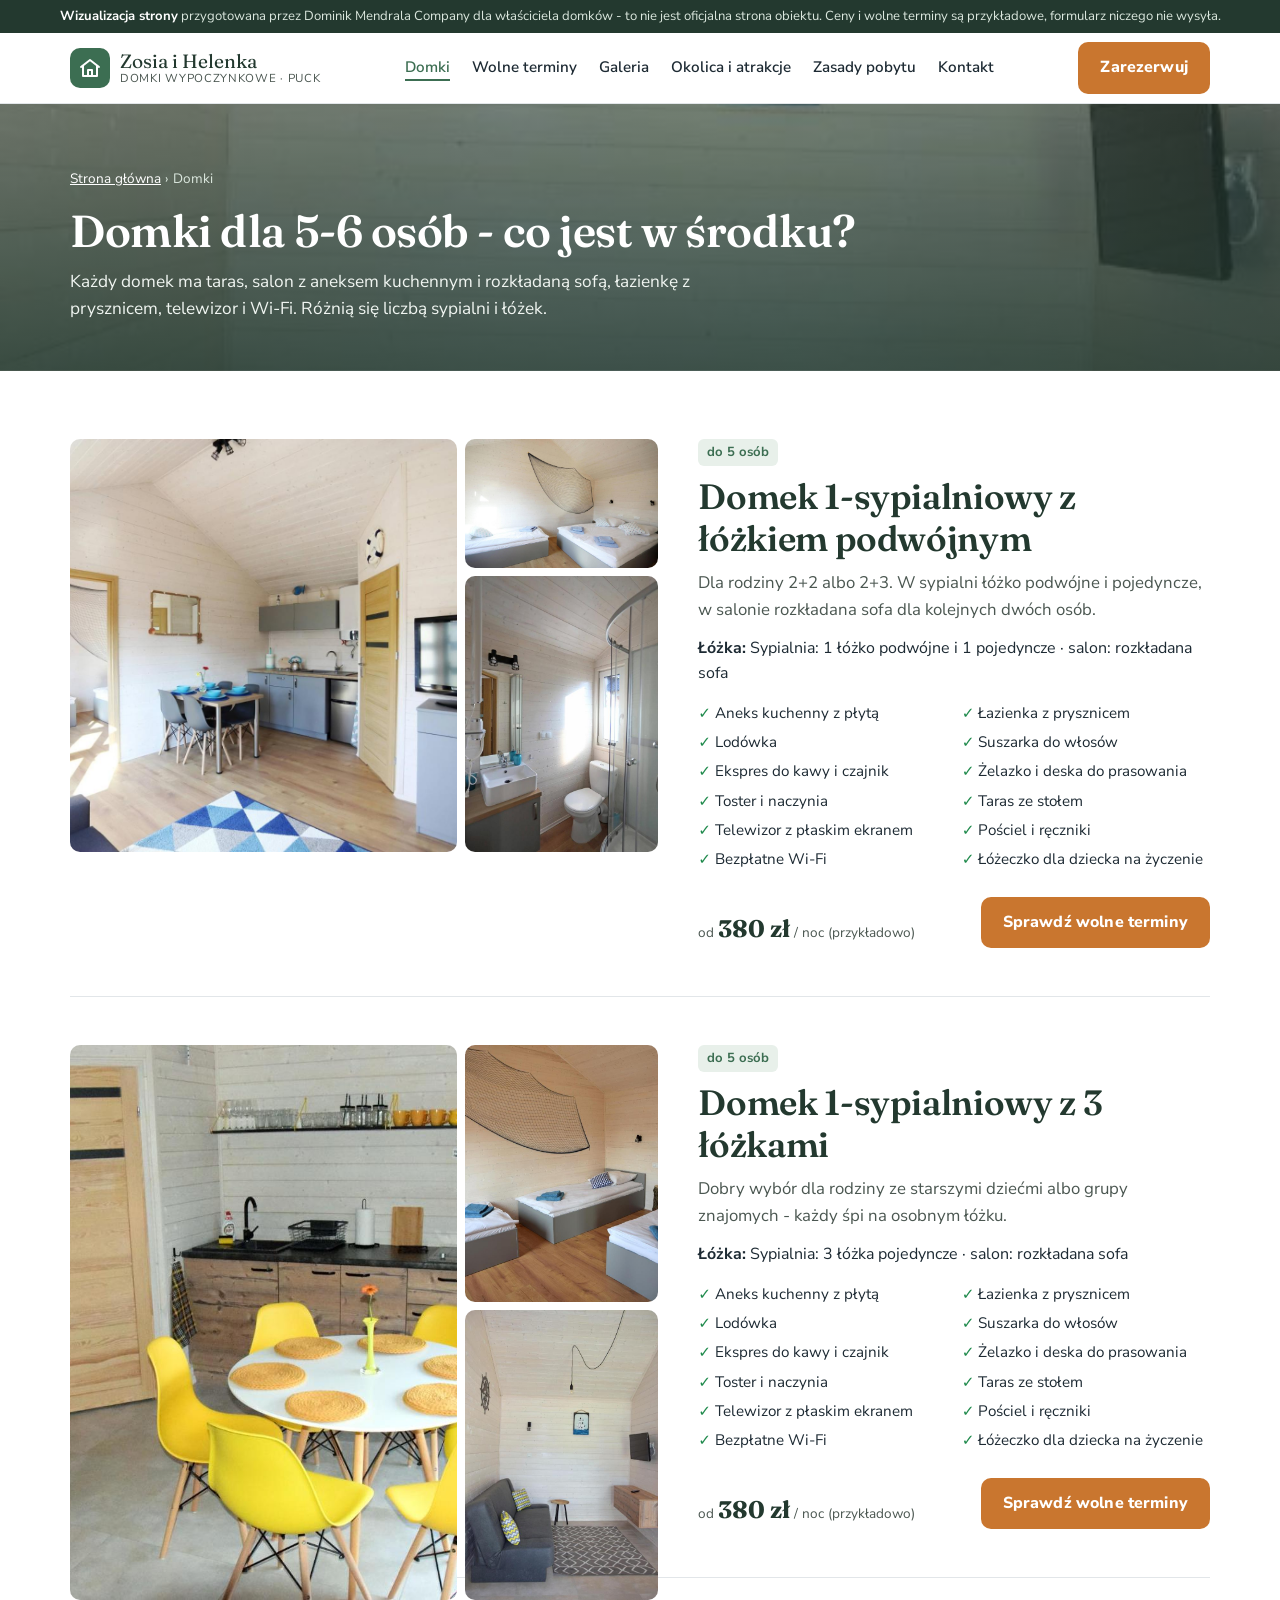
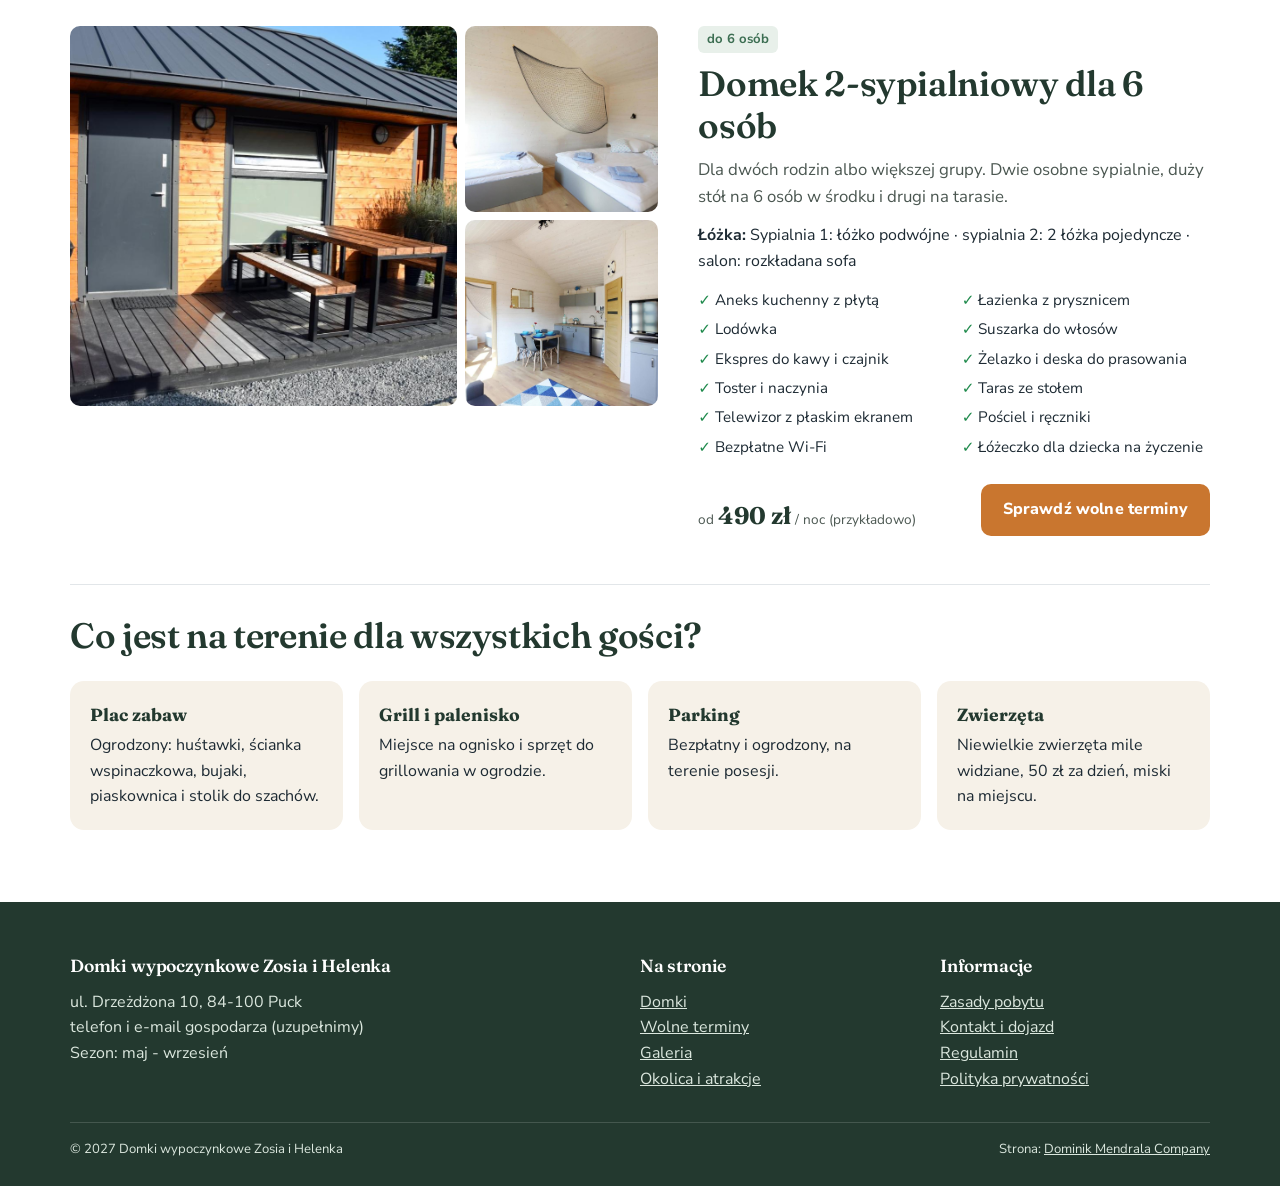
<file: domki/index.html>
<!DOCTYPE html>
<html lang="pl">
<head>
<meta charset="UTF-8">
<meta name="viewport" content="width=device-width, initial-scale=1">
<title>Domki dla 5-6 osób w Pucku - wyposażenie, łóżka i ceny</title>
<meta name="description" content="Trzy typy domków w Pucku: 1 sypialnia dla 5 osób albo 2 sypialnie dla 6 osób. Kuchnia, łazienka, taras, Wi-Fi, plac zabaw i parking na miejscu.">
<meta name="robots" content="noindex">
<link rel="preconnect" href="https://fonts.googleapis.com">
<link rel="preconnect" href="https://fonts.gstatic.com" crossorigin>
<link rel="stylesheet" href="https://fonts.googleapis.com/css2?family=Fraunces:opsz,wght@9..144,500;9..144,600;9..144,700&family=Nunito+Sans:wght@400;600;700;800&display=swap">
<link rel="stylesheet" href="../assets/style.css?v=20261124c">
</head>
<body data-base="../" data-page="domki">
<div class="demo-bar"><span class="db-long"><b>Wizualizacja strony</b> przygotowana przez Dominik Mendrala Company dla właściciela domków - to nie jest oficjalna strona obiektu. Ceny i wolne terminy są przykładowe, formularz niczego nie wysyła.</span><span class="db-short"><b>Próbka strony</b> - nie jest to oficjalna strona obiektu, ceny i terminy przykładowe</span></div>
<header>
  <div class="wrap nav">
    <a class="logo" href="../" aria-label="Domki Zosia i Helenka - strona główna">
      <span class="logo-mark" aria-hidden="true"><svg width="24" height="24" viewBox="0 0 24 24" fill="none" stroke="currentColor" stroke-width="2" stroke-linecap="round" stroke-linejoin="round"><path d="M3 11 12 4l9 7"/><path d="M5 10v10h14V10"/><path d="M10 20v-6h4v6"/></svg></span>
      <span class="logo-txt">Zosia i Helenka<small>Domki wypoczynkowe · Puck</small></span>
    </a>
    <ul class="menu"><li><a href="../domki/" class="on" aria-current="page">Domki</a></li><li><a href="../rezerwacja/">Wolne terminy</a></li><li><a href="../galeria/">Galeria</a></li><li><a href="../okolica/">Okolica i atrakcje</a></li><li><a href="../zasady-pobytu/">Zasady pobytu</a></li><li><a href="../kontakt/">Kontakt</a></li></ul>
    <div class="nav-right"><a class="btn btn-wood" href="../rezerwacja/">Zarezerwuj</a></div>
    <button class="burger" type="button" aria-label="Menu" aria-expanded="false" onclick="const h=this.closest('header');h.classList.toggle('open');this.setAttribute('aria-expanded',h.classList.contains('open'))"><span></span><span></span><span></span></button>
  </div>
</header>
<main>
<section class="page-hero" style="background-image:linear-gradient(180deg,rgba(35,57,47,.55),rgba(35,57,47,.85)),url('../img/salon-domek-puck.jpg')">
  <div class="wrap"><div class="crumbs"><a href="../">Strona główna</a> › Domki</div><h1>Domki dla 5-6 osób - co jest w środku?</h1><p>Każdy domek ma taras, salon z aneksem kuchennym i rozkładaną sofą, łazienkę z prysznicem, telewizor i Wi-Fi. Różnią się liczbą sypialni i łóżek.</p></div>
</section>
<section style="padding-top:20px"><div class="wrap">
  <div class="cabin-detail" id="a">
    <div class="pics"><img src="../img/salon-z-kuchnia-domek.jpg" alt="Domek 1-sypialniowy z łóżkiem podwójnym - zdjęcie 1" loading="eager" width="640" height="480"><img src="../img/sypialnia-domek-puck.jpg" alt="Domek 1-sypialniowy z łóżkiem podwójnym - zdjęcie 2" loading="lazy" width="640" height="480"><img src="../img/lazienka-domek.jpg" alt="Domek 1-sypialniowy z łóżkiem podwójnym - zdjęcie 3" loading="lazy" width="640" height="480"></div>
    <div>
      <span class="guests-tag">do 5 osób</span>
      <h2 style="margin-top:10px">Domek 1-sypialniowy z łóżkiem podwójnym</h2>
      <p class="lead">Dla rodziny 2+2 albo 2+3. W sypialni łóżko podwójne i pojedyncze, w salonie rozkładana sofa dla kolejnych dwóch osób.</p>
      <p style="margin-top:12px"><b>Łóżka:</b> Sypialnia: 1 łóżko podwójne i 1 pojedyncze · salon: rozkładana sofa</p>
      <ul class="equip"><li>Aneks kuchenny z płytą</li><li>Lodówka</li><li>Ekspres do kawy i czajnik</li><li>Toster i naczynia</li><li>Telewizor z płaskim ekranem</li><li>Bezpłatne Wi-Fi</li><li>Łazienka z prysznicem</li><li>Suszarka do włosów</li><li>Żelazko i deska do prasowania</li><li>Taras ze stołem</li><li>Pościel i ręczniki</li><li>Łóżeczko dla dziecka na życzenie</li></ul>
      <div class="card-foot" style="border:0;padding:0"><div class="price">od <b>380 zł</b> / noc <span class="muted">(przykładowo)</span></div><a class="btn btn-wood" href="../rezerwacja/?domek=a">Sprawdź wolne terminy</a></div>
    </div>
  </div><div class="cabin-detail" id="b">
    <div class="pics"><img src="../img/aneks-kuchenny-domek.jpg" alt="Domek 1-sypialniowy z 3 łóżkami - zdjęcie 1" loading="eager" width="640" height="480"><img src="../img/sypialnia-lozka-pojedyncze.jpg" alt="Domek 1-sypialniowy z 3 łóżkami - zdjęcie 2" loading="lazy" width="640" height="480"><img src="../img/salon-domek-puck.jpg" alt="Domek 1-sypialniowy z 3 łóżkami - zdjęcie 3" loading="lazy" width="640" height="480"></div>
    <div>
      <span class="guests-tag">do 5 osób</span>
      <h2 style="margin-top:10px">Domek 1-sypialniowy z 3 łóżkami</h2>
      <p class="lead">Dobry wybór dla rodziny ze starszymi dziećmi albo grupy znajomych - każdy śpi na osobnym łóżku.</p>
      <p style="margin-top:12px"><b>Łóżka:</b> Sypialnia: 3 łóżka pojedyncze · salon: rozkładana sofa</p>
      <ul class="equip"><li>Aneks kuchenny z płytą</li><li>Lodówka</li><li>Ekspres do kawy i czajnik</li><li>Toster i naczynia</li><li>Telewizor z płaskim ekranem</li><li>Bezpłatne Wi-Fi</li><li>Łazienka z prysznicem</li><li>Suszarka do włosów</li><li>Żelazko i deska do prasowania</li><li>Taras ze stołem</li><li>Pościel i ręczniki</li><li>Łóżeczko dla dziecka na życzenie</li></ul>
      <div class="card-foot" style="border:0;padding:0"><div class="price">od <b>380 zł</b> / noc <span class="muted">(przykładowo)</span></div><a class="btn btn-wood" href="../rezerwacja/?domek=b">Sprawdź wolne terminy</a></div>
    </div>
  </div><div class="cabin-detail" id="c">
    <div class="pics"><img src="../img/taras-domku-puck.jpg" alt="Domek 2-sypialniowy dla 6 osób - zdjęcie 1" loading="eager" width="640" height="480"><img src="../img/sypialnia-domek-puck.jpg" alt="Domek 2-sypialniowy dla 6 osób - zdjęcie 2" loading="lazy" width="640" height="480"><img src="../img/salon-z-kuchnia-domek.jpg" alt="Domek 2-sypialniowy dla 6 osób - zdjęcie 3" loading="lazy" width="640" height="480"></div>
    <div>
      <span class="guests-tag">do 6 osób</span>
      <h2 style="margin-top:10px">Domek 2-sypialniowy dla 6 osób</h2>
      <p class="lead">Dla dwóch rodzin albo większej grupy. Dwie osobne sypialnie, duży stół na 6 osób w środku i drugi na tarasie.</p>
      <p style="margin-top:12px"><b>Łóżka:</b> Sypialnia 1: łóżko podwójne · sypialnia 2: 2 łóżka pojedyncze · salon: rozkładana sofa</p>
      <ul class="equip"><li>Aneks kuchenny z płytą</li><li>Lodówka</li><li>Ekspres do kawy i czajnik</li><li>Toster i naczynia</li><li>Telewizor z płaskim ekranem</li><li>Bezpłatne Wi-Fi</li><li>Łazienka z prysznicem</li><li>Suszarka do włosów</li><li>Żelazko i deska do prasowania</li><li>Taras ze stołem</li><li>Pościel i ręczniki</li><li>Łóżeczko dla dziecka na życzenie</li></ul>
      <div class="card-foot" style="border:0;padding:0"><div class="price">od <b>490 zł</b> / noc <span class="muted">(przykładowo)</span></div><a class="btn btn-wood" href="../rezerwacja/?domek=c">Sprawdź wolne terminy</a></div>
    </div>
  </div>
  <h2 style="margin-top:30px">Co jest na terenie dla wszystkich gości?</h2>
  <div class="onsite">
    <div><strong>Plac zabaw</strong>Ogrodzony: huśtawki, ścianka wspinaczkowa, bujaki, piaskownica i stolik do szachów.</div>
    <div><strong>Grill i palenisko</strong>Miejsce na ognisko i sprzęt do grillowania w ogrodzie.</div>
    <div><strong>Parking</strong>Bezpłatny i ogrodzony, na terenie posesji.</div>
    <div><strong>Zwierzęta</strong>Niewielkie zwierzęta mile widziane, 50 zł za dzień, miski na miejscu.</div>
  </div>
</div></section>
</main>
<footer>
  <div class="wrap">
    <div class="foot">
      <div>
        <h4>Domki wypoczynkowe Zosia i Helenka</h4>
        <p>ul. Drzeżdżona 10, 84-100 Puck<br>telefon i e-mail gospodarza (uzupełnimy)<br>Sezon: maj - wrzesień</p>
      </div>
      <div>
        <h4>Na stronie</h4>
        <p><a href="../domki/">Domki</a><br><a href="../rezerwacja/">Wolne terminy</a><br><a href="../galeria/">Galeria</a><br><a href="../okolica/">Okolica i atrakcje</a></p>
      </div>
      <div>
        <h4>Informacje</h4>
        <p><a href="../zasady-pobytu/">Zasady pobytu</a><br><a href="../kontakt/">Kontakt i dojazd</a><br><a href="#">Regulamin</a><br><a href="#">Polityka prywatności</a></p>
      </div>
    </div>
    <div class="copy"><span>© 2027 Domki wypoczynkowe Zosia i Helenka</span><span>Strona: <a href="https://dmcompany.com.pl">Dominik Mendrala Company</a></span></div>
  </div>
</footer>
<a class="btn btn-wood mobile-cta" href="../rezerwacja/">Sprawdź wolne terminy</a>

<script src="../assets/app.js?v=20261124c"></script>
</body>
</html>
</file>
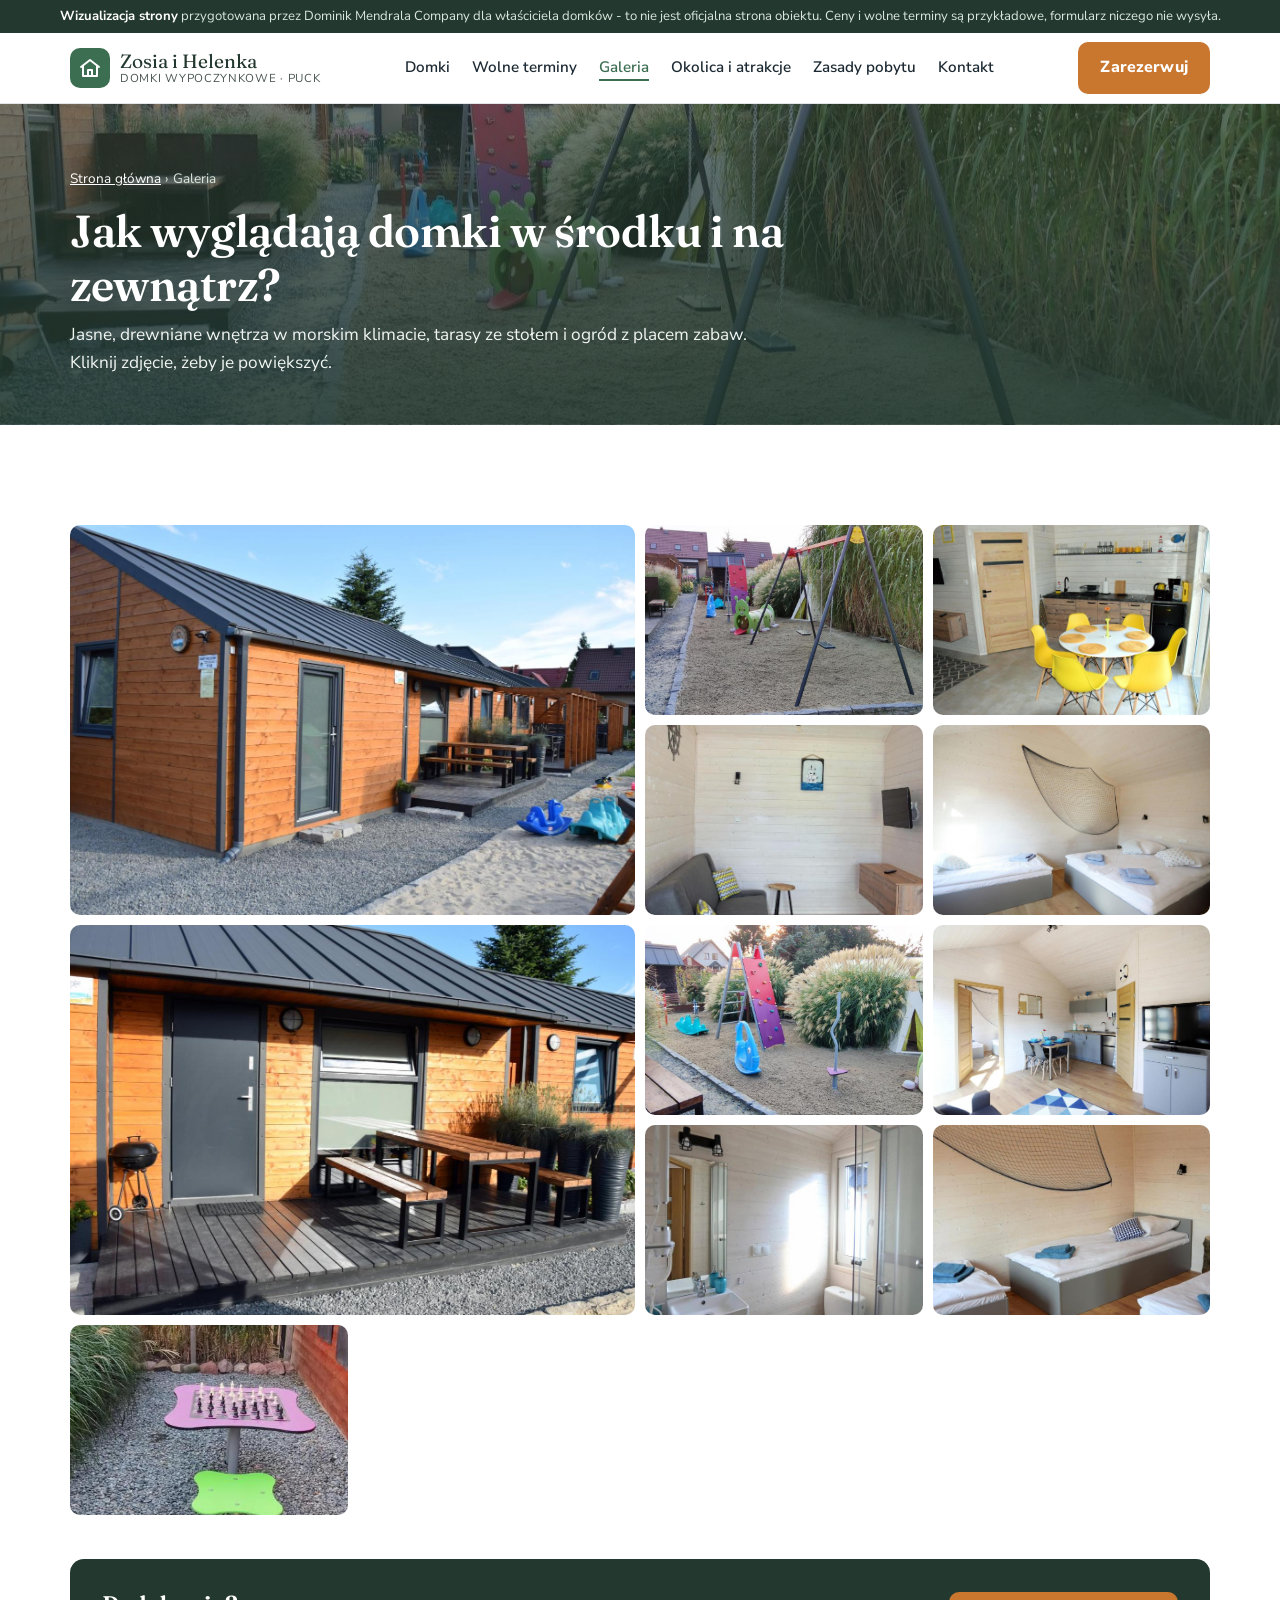
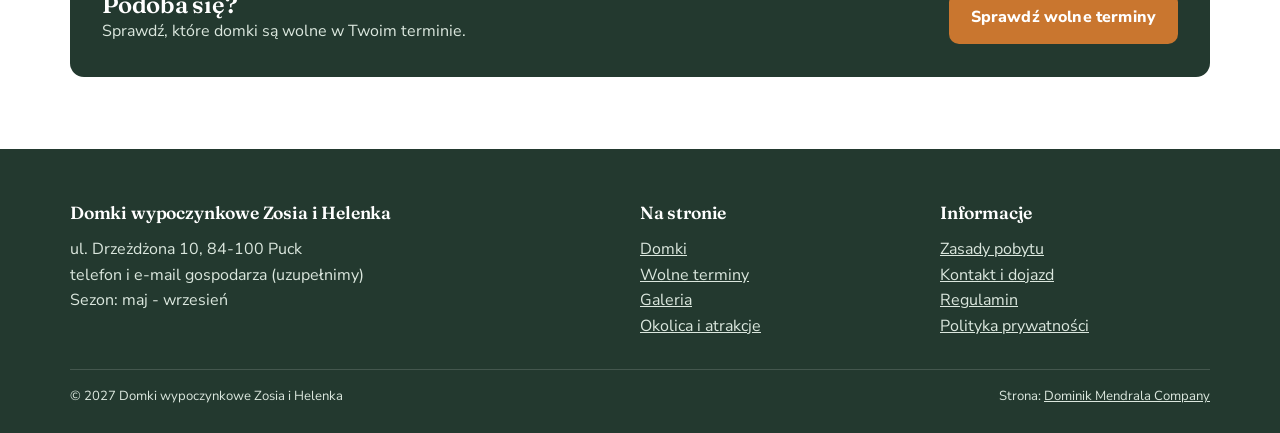
<file: galeria/index.html>
<!DOCTYPE html>
<html lang="pl">
<head>
<meta charset="UTF-8">
<meta name="viewport" content="width=device-width, initial-scale=1">
<title>Zdjęcia domków w Pucku - wnętrza, taras i plac zabaw</title>
<meta name="description" content="Zdjęcia domków wypoczynkowych w Pucku: jasne drewniane wnętrza, kuchnia, sypialnie, łazienka, tarasy i ogrodzony plac zabaw dla dzieci.">
<meta name="robots" content="noindex">
<link rel="preconnect" href="https://fonts.googleapis.com">
<link rel="preconnect" href="https://fonts.gstatic.com" crossorigin>
<link rel="stylesheet" href="https://fonts.googleapis.com/css2?family=Fraunces:opsz,wght@9..144,500;9..144,600;9..144,700&family=Nunito+Sans:wght@400;600;700;800&display=swap">
<link rel="stylesheet" href="../assets/style.css?v=20261124c">
</head>
<body data-base="../" data-page="galeria">
<div class="demo-bar"><span class="db-long"><b>Wizualizacja strony</b> przygotowana przez Dominik Mendrala Company dla właściciela domków - to nie jest oficjalna strona obiektu. Ceny i wolne terminy są przykładowe, formularz niczego nie wysyła.</span><span class="db-short"><b>Próbka strony</b> - nie jest to oficjalna strona obiektu, ceny i terminy przykładowe</span></div>
<header>
  <div class="wrap nav">
    <a class="logo" href="../" aria-label="Domki Zosia i Helenka - strona główna">
      <span class="logo-mark" aria-hidden="true"><svg width="24" height="24" viewBox="0 0 24 24" fill="none" stroke="currentColor" stroke-width="2" stroke-linecap="round" stroke-linejoin="round"><path d="M3 11 12 4l9 7"/><path d="M5 10v10h14V10"/><path d="M10 20v-6h4v6"/></svg></span>
      <span class="logo-txt">Zosia i Helenka<small>Domki wypoczynkowe · Puck</small></span>
    </a>
    <ul class="menu"><li><a href="../domki/">Domki</a></li><li><a href="../rezerwacja/">Wolne terminy</a></li><li><a href="../galeria/" class="on" aria-current="page">Galeria</a></li><li><a href="../okolica/">Okolica i atrakcje</a></li><li><a href="../zasady-pobytu/">Zasady pobytu</a></li><li><a href="../kontakt/">Kontakt</a></li></ul>
    <div class="nav-right"><a class="btn btn-wood" href="../rezerwacja/">Zarezerwuj</a></div>
    <button class="burger" type="button" aria-label="Menu" aria-expanded="false" onclick="const h=this.closest('header');h.classList.toggle('open');this.setAttribute('aria-expanded',h.classList.contains('open'))"><span></span><span></span><span></span></button>
  </div>
</header>
<main>
<section class="page-hero" style="background-image:linear-gradient(180deg,rgba(35,57,47,.55),rgba(35,57,47,.85)),url('../img/plac-zabaw-domki-puck.jpg')">
  <div class="wrap"><div class="crumbs"><a href="../">Strona główna</a> › Galeria</div><h1>Jak wyglądają domki w środku i na zewnątrz?</h1><p>Jasne, drewniane wnętrza w morskim klimacie, tarasy ze stołem i ogród z placem zabaw. Kliknij zdjęcie, żeby je powiększyć.</p></div>
</section>
<section><div class="wrap"><div class="gallery" id="gallery"><button type="button" class="big"><img src="../img/domki-letniskowe-puck.jpg" alt="Drewniane domki wypoczynkowe w Pucku - widok z zewnątrz" loading="lazy" width="640" height="480"></button><button type="button"><img src="../img/plac-zabaw-domki-puck.jpg" alt="Ogrodzony plac zabaw z huśtawkami przy domkach" loading="lazy" width="640" height="480"></button><button type="button"><img src="../img/aneks-kuchenny-domek.jpg" alt="Aneks kuchenny ze stołem i żółtymi krzesłami" loading="lazy" width="640" height="480"></button><button type="button"><img src="../img/salon-domek-puck.jpg" alt="Salon z rozkładaną sofą i telewizorem" loading="lazy" width="640" height="480"></button><button type="button"><img src="../img/sypialnia-domek-puck.jpg" alt="Sypialnia z dwoma łóżkami w morskim stylu" loading="lazy" width="640" height="480"></button><button type="button" class="big"><img src="../img/taras-domku-puck.jpg" alt="Taras domku ze stołem i ławkami" loading="lazy" width="640" height="480"></button><button type="button"><img src="../img/scianka-wspinaczkowa-plac-zabaw.jpg" alt="Ścianka wspinaczkowa i bujaki na placu zabaw" loading="lazy" width="640" height="480"></button><button type="button"><img src="../img/salon-z-kuchnia-domek.jpg" alt="Salon połączony z kuchnią" loading="lazy" width="640" height="480"></button><button type="button"><img src="../img/lazienka-domek.jpg" alt="Łazienka z prysznicem w domku" loading="lazy" width="640" height="480"></button><button type="button"><img src="../img/sypialnia-lozka-pojedyncze.jpg" alt="Sypialnia z łóżkami pojedynczymi" loading="lazy" width="640" height="480"></button><button type="button"><img src="../img/szachy-ogrod.jpg" alt="Stolik do gry w szachy w ogrodzie" loading="lazy" width="640" height="480"></button></div>
  <div class="cta-band"><div><h3>Podoba się?</h3><p>Sprawdź, które domki są wolne w Twoim terminie.</p></div><a class="btn btn-wood" href="../rezerwacja/">Sprawdź wolne terminy</a></div>
</div></section>
</main>
<footer>
  <div class="wrap">
    <div class="foot">
      <div>
        <h4>Domki wypoczynkowe Zosia i Helenka</h4>
        <p>ul. Drzeżdżona 10, 84-100 Puck<br>telefon i e-mail gospodarza (uzupełnimy)<br>Sezon: maj - wrzesień</p>
      </div>
      <div>
        <h4>Na stronie</h4>
        <p><a href="../domki/">Domki</a><br><a href="../rezerwacja/">Wolne terminy</a><br><a href="../galeria/">Galeria</a><br><a href="../okolica/">Okolica i atrakcje</a></p>
      </div>
      <div>
        <h4>Informacje</h4>
        <p><a href="../zasady-pobytu/">Zasady pobytu</a><br><a href="../kontakt/">Kontakt i dojazd</a><br><a href="#">Regulamin</a><br><a href="#">Polityka prywatności</a></p>
      </div>
    </div>
    <div class="copy"><span>© 2027 Domki wypoczynkowe Zosia i Helenka</span><span>Strona: <a href="https://dmcompany.com.pl">Dominik Mendrala Company</a></span></div>
  </div>
</footer>
<a class="btn btn-wood mobile-cta" href="../rezerwacja/">Sprawdź wolne terminy</a>
<div class="lightbox" id="lb" role="dialog" aria-label="Powiększone zdjęcie">
  <button class="lb-close" id="lbClose" aria-label="Zamknij">×</button>
  <button class="lb-btn lb-prev" id="lbPrev" aria-label="Poprzednie zdjęcie">‹</button>
  <img id="lbImg" alt="">
  <button class="lb-btn lb-next" id="lbNext" aria-label="Następne zdjęcie">›</button>
</div>

<script src="../assets/app.js?v=20261124c"></script>
</body>
</html>
</file>
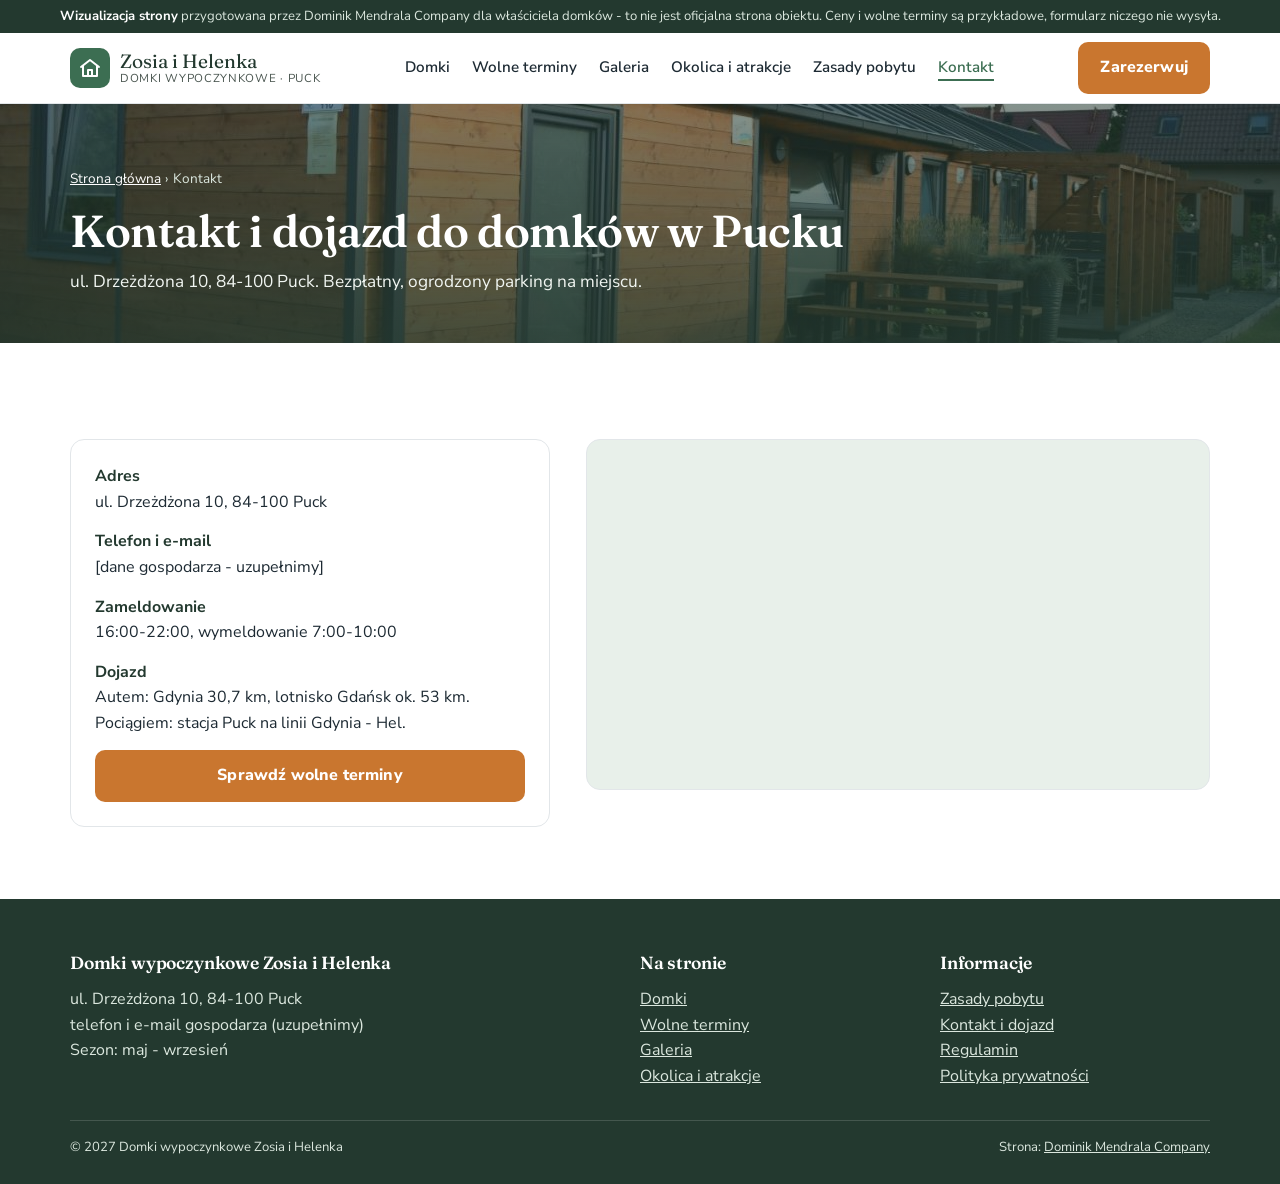
<file: kontakt/index.html>
<!DOCTYPE html>
<html lang="pl">
<head>
<meta charset="UTF-8">
<meta name="viewport" content="width=device-width, initial-scale=1">
<title>Kontakt i dojazd - domki Zosia i Helenka, Drzeżdżona 10, Puck</title>
<meta name="description" content="Domki wypoczynkowe Zosia i Helenka, ul. Drzeżdżona 10, 84-100 Puck. Dojazd autem i pociągiem, parking na miejscu, kontakt z gospodarzem.">
<meta name="robots" content="noindex">
<link rel="preconnect" href="https://fonts.googleapis.com">
<link rel="preconnect" href="https://fonts.gstatic.com" crossorigin>
<link rel="stylesheet" href="https://fonts.googleapis.com/css2?family=Fraunces:opsz,wght@9..144,500;9..144,600;9..144,700&family=Nunito+Sans:wght@400;600;700;800&display=swap">
<link rel="stylesheet" href="../assets/style.css?v=20261124c">
</head>
<body data-base="../" data-page="kontakt">
<div class="demo-bar"><span class="db-long"><b>Wizualizacja strony</b> przygotowana przez Dominik Mendrala Company dla właściciela domków - to nie jest oficjalna strona obiektu. Ceny i wolne terminy są przykładowe, formularz niczego nie wysyła.</span><span class="db-short"><b>Próbka strony</b> - nie jest to oficjalna strona obiektu, ceny i terminy przykładowe</span></div>
<header>
  <div class="wrap nav">
    <a class="logo" href="../" aria-label="Domki Zosia i Helenka - strona główna">
      <span class="logo-mark" aria-hidden="true"><svg width="24" height="24" viewBox="0 0 24 24" fill="none" stroke="currentColor" stroke-width="2" stroke-linecap="round" stroke-linejoin="round"><path d="M3 11 12 4l9 7"/><path d="M5 10v10h14V10"/><path d="M10 20v-6h4v6"/></svg></span>
      <span class="logo-txt">Zosia i Helenka<small>Domki wypoczynkowe · Puck</small></span>
    </a>
    <ul class="menu"><li><a href="../domki/">Domki</a></li><li><a href="../rezerwacja/">Wolne terminy</a></li><li><a href="../galeria/">Galeria</a></li><li><a href="../okolica/">Okolica i atrakcje</a></li><li><a href="../zasady-pobytu/">Zasady pobytu</a></li><li><a href="../kontakt/" class="on" aria-current="page">Kontakt</a></li></ul>
    <div class="nav-right"><a class="btn btn-wood" href="../rezerwacja/">Zarezerwuj</a></div>
    <button class="burger" type="button" aria-label="Menu" aria-expanded="false" onclick="const h=this.closest('header');h.classList.toggle('open');this.setAttribute('aria-expanded',h.classList.contains('open'))"><span></span><span></span><span></span></button>
  </div>
</header>
<main>
<section class="page-hero" style="background-image:linear-gradient(180deg,rgba(35,57,47,.55),rgba(35,57,47,.85)),url('../img/domki-letniskowe-puck.jpg')">
  <div class="wrap"><div class="crumbs"><a href="../">Strona główna</a> › Kontakt</div><h1>Kontakt i dojazd do domków w Pucku</h1><p>ul. Drzeżdżona 10, 84-100 Puck. Bezpłatny, ogrodzony parking na miejscu.</p></div>
</section>
<section><div class="wrap"><div class="contact-grid">
  <div class="contact-card">
    <div><b>Adres</b><br>ul. Drzeżdżona 10, 84-100 Puck</div>
    <div><b>Telefon i e-mail</b><br>[dane gospodarza - uzupełnimy]</div>
    <div><b>Zameldowanie</b><br>16:00-22:00, wymeldowanie 7:00-10:00</div>
    <div><b>Dojazd</b><br>Autem: Gdynia 30,7 km, lotnisko Gdańsk ok. 53 km. Pociągiem: stacja Puck na linii Gdynia - Hel.</div>
    <a class="btn btn-wood" href="../rezerwacja/">Sprawdź wolne terminy</a>
  </div>
  <div class="map"><iframe title="Mapa dojazdu do domków w Pucku" loading="lazy" src="https://maps.google.com/maps?q=Drze%C5%BCd%C5%BCona%2010%2C%2084-100%20Puck&amp;z=15&amp;output=embed"></iframe></div>
</div></div></section>
</main>
<footer>
  <div class="wrap">
    <div class="foot">
      <div>
        <h4>Domki wypoczynkowe Zosia i Helenka</h4>
        <p>ul. Drzeżdżona 10, 84-100 Puck<br>telefon i e-mail gospodarza (uzupełnimy)<br>Sezon: maj - wrzesień</p>
      </div>
      <div>
        <h4>Na stronie</h4>
        <p><a href="../domki/">Domki</a><br><a href="../rezerwacja/">Wolne terminy</a><br><a href="../galeria/">Galeria</a><br><a href="../okolica/">Okolica i atrakcje</a></p>
      </div>
      <div>
        <h4>Informacje</h4>
        <p><a href="../zasady-pobytu/">Zasady pobytu</a><br><a href="../kontakt/">Kontakt i dojazd</a><br><a href="#">Regulamin</a><br><a href="#">Polityka prywatności</a></p>
      </div>
    </div>
    <div class="copy"><span>© 2027 Domki wypoczynkowe Zosia i Helenka</span><span>Strona: <a href="https://dmcompany.com.pl">Dominik Mendrala Company</a></span></div>
  </div>
</footer>
<a class="btn btn-wood mobile-cta" href="../rezerwacja/">Sprawdź wolne terminy</a>

<script src="../assets/app.js?v=20261124c"></script>
</body>
</html>
</file>
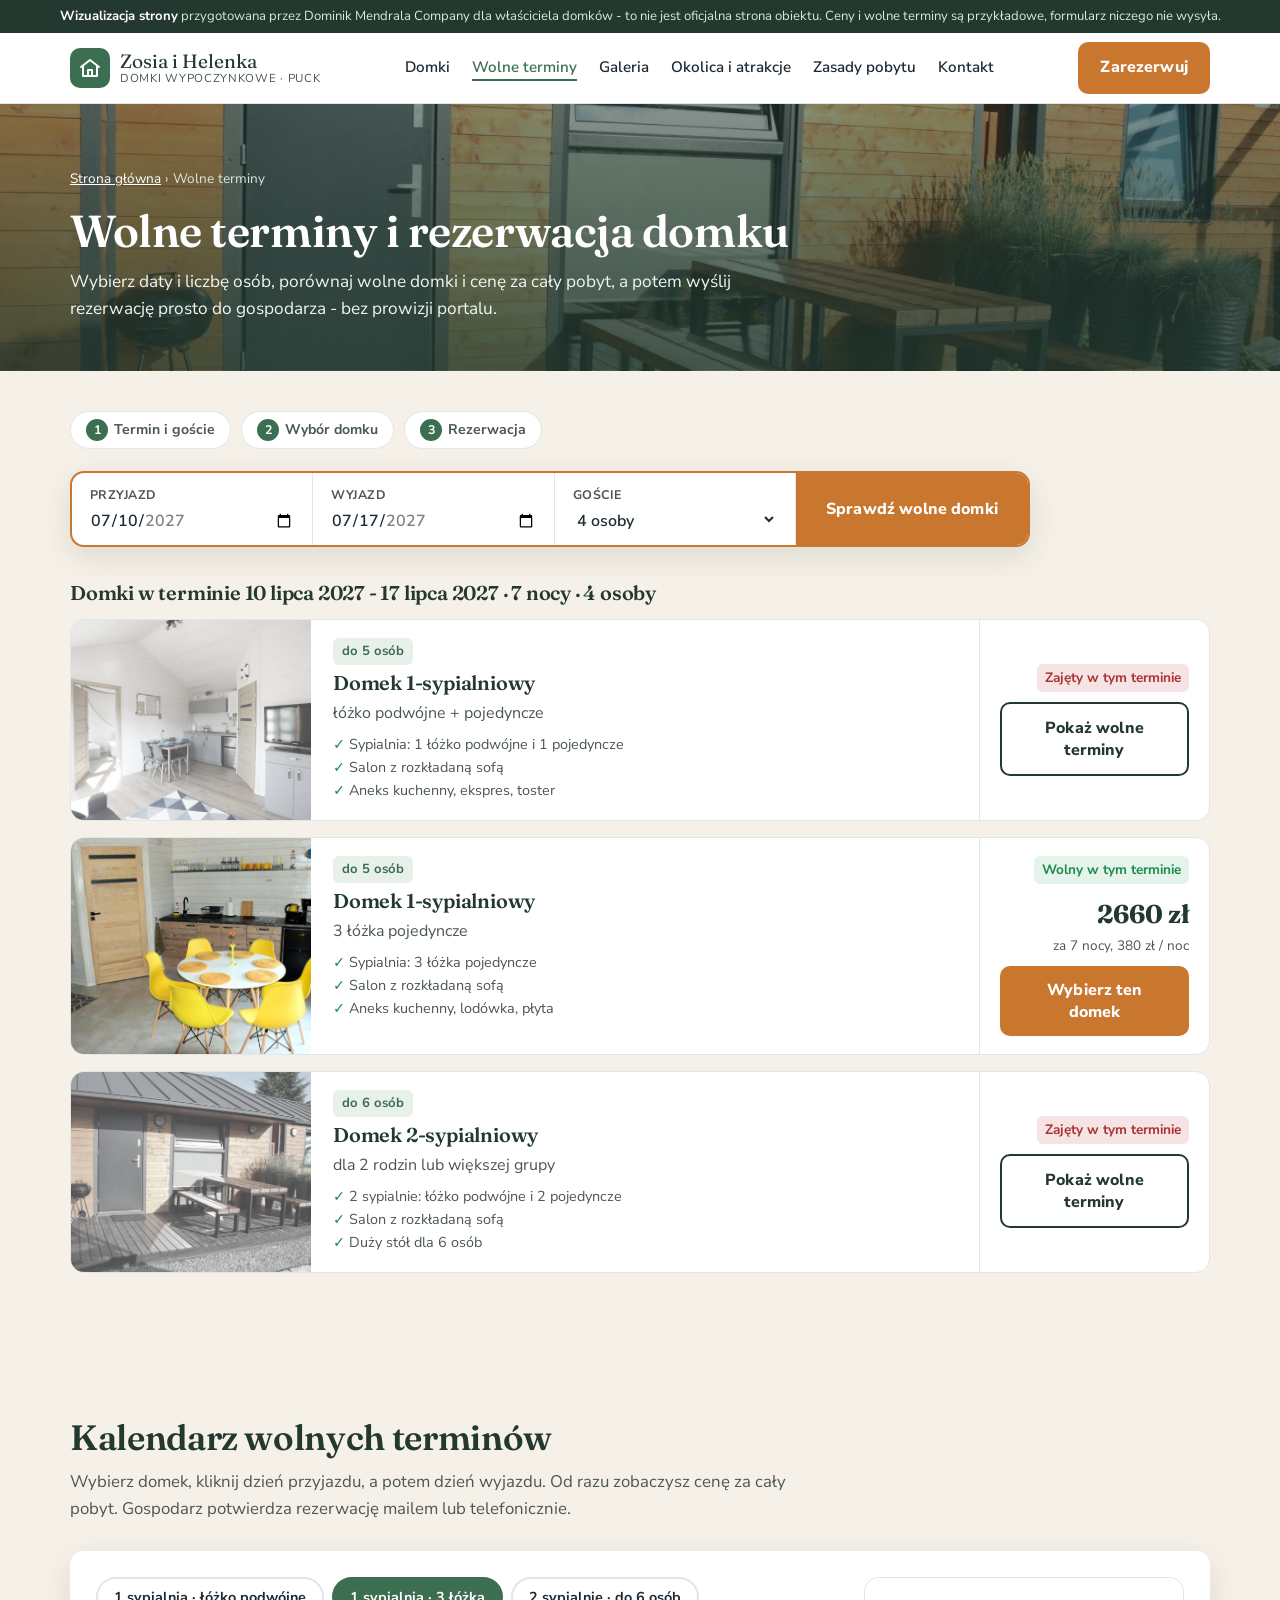
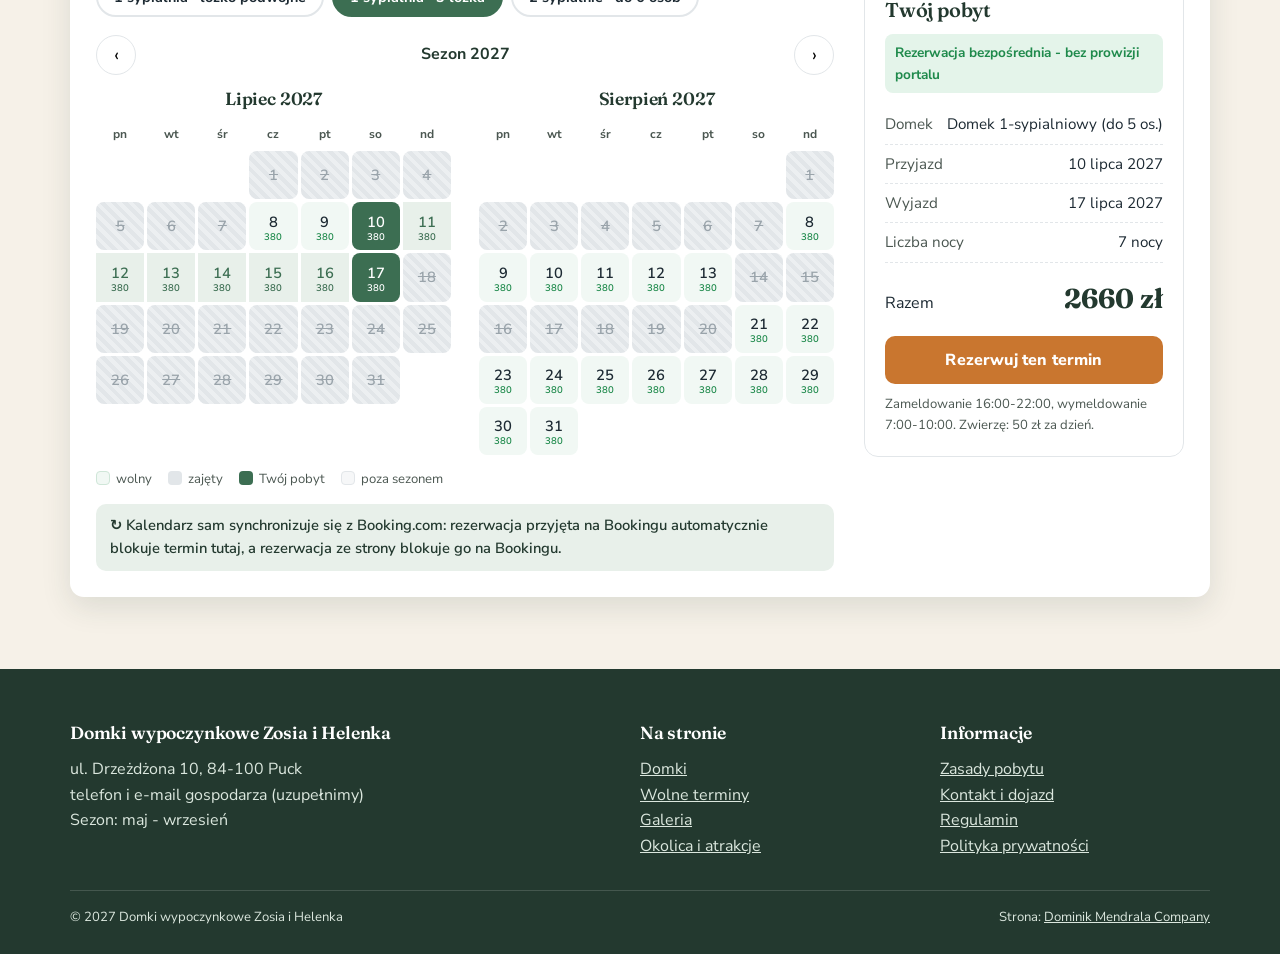
<file: rezerwacja/index.html>
<!DOCTYPE html>
<html lang="pl">
<head>
<meta charset="UTF-8">
<meta name="viewport" content="width=device-width, initial-scale=1">
<title>Wolne terminy i rezerwacja domku w Pucku - lato 2027</title>
<meta name="description" content="Sprawdź wolne terminy w domkach w Pucku: wybierz daty i liczbę osób, porównaj domki i ceny za pobyt, wyślij rezerwację bezpośrednio do gospodarza.">
<meta name="robots" content="noindex">
<link rel="preconnect" href="https://fonts.googleapis.com">
<link rel="preconnect" href="https://fonts.gstatic.com" crossorigin>
<link rel="stylesheet" href="https://fonts.googleapis.com/css2?family=Fraunces:opsz,wght@9..144,500;9..144,600;9..144,700&family=Nunito+Sans:wght@400;600;700;800&display=swap">
<link rel="stylesheet" href="../assets/style.css?v=20261124c">
</head>
<body data-base="../" data-page="rezerwacja">
<div class="demo-bar"><span class="db-long"><b>Wizualizacja strony</b> przygotowana przez Dominik Mendrala Company dla właściciela domków - to nie jest oficjalna strona obiektu. Ceny i wolne terminy są przykładowe, formularz niczego nie wysyła.</span><span class="db-short"><b>Próbka strony</b> - nie jest to oficjalna strona obiektu, ceny i terminy przykładowe</span></div>
<header>
  <div class="wrap nav">
    <a class="logo" href="../" aria-label="Domki Zosia i Helenka - strona główna">
      <span class="logo-mark" aria-hidden="true"><svg width="24" height="24" viewBox="0 0 24 24" fill="none" stroke="currentColor" stroke-width="2" stroke-linecap="round" stroke-linejoin="round"><path d="M3 11 12 4l9 7"/><path d="M5 10v10h14V10"/><path d="M10 20v-6h4v6"/></svg></span>
      <span class="logo-txt">Zosia i Helenka<small>Domki wypoczynkowe · Puck</small></span>
    </a>
    <ul class="menu"><li><a href="../domki/">Domki</a></li><li><a href="../rezerwacja/" class="on" aria-current="page">Wolne terminy</a></li><li><a href="../galeria/">Galeria</a></li><li><a href="../okolica/">Okolica i atrakcje</a></li><li><a href="../zasady-pobytu/">Zasady pobytu</a></li><li><a href="../kontakt/">Kontakt</a></li></ul>
    <div class="nav-right"><a class="btn btn-wood" href="../rezerwacja/">Zarezerwuj</a></div>
    <button class="burger" type="button" aria-label="Menu" aria-expanded="false" onclick="const h=this.closest('header');h.classList.toggle('open');this.setAttribute('aria-expanded',h.classList.contains('open'))"><span></span><span></span><span></span></button>
  </div>
</header>
<main>
<section class="page-hero" style="background-image:linear-gradient(180deg,rgba(35,57,47,.55),rgba(35,57,47,.85)),url('../img/taras-domku-puck.jpg')">
  <div class="wrap"><div class="crumbs"><a href="../">Strona główna</a> › Wolne terminy</div><h1>Wolne terminy i rezerwacja domku</h1><p>Wybierz daty i liczbę osób, porównaj wolne domki i cenę za cały pobyt, a potem wyślij rezerwację prosto do gospodarza - bez prowizji portalu.</p></div>
</section>
<section id="szukaj" style="background:var(--sand);padding-top:40px"><div class="wrap">
  <div class="steps"><span><b>1</b>Termin i goście</span><span><b>2</b>Wybór domku</span><span><b>3</b>Rezerwacja</span></div>
  <form class="search inline" id="searchForm" action="" method="get">
      <label>Przyjazd<input type="date" id="sIn" name="in" min="2027-05-01" max="2027-09-29" value="2027-07-10" required></label>
      <label>Wyjazd<input type="date" id="sOut" name="out" min="2027-05-02" max="2027-09-30" value="2027-07-17" required></label>
      <label>Goście
        <select id="sGuests" name="g"><option value="2">2 osoby</option><option value="3">3 osoby</option><option value="4" selected>4 osoby</option><option value="5">5 osób</option><option value="6">6 osób</option></select>
      </label>
      <button class="btn btn-wood" type="submit">Sprawdź wolne domki</button>
    </form>
  <h2 class="results-head" id="resultsHead"></h2>
  <div class="results" id="results"></div>
</div></section>
<section id="kalendarz"><div class="wrap">
  <h2>Kalendarz wolnych terminów</h2>
  <p class="lead">Wybierz domek, kliknij dzień przyjazdu, a potem dzień wyjazdu. Od razu zobaczysz cenę za cały pobyt. Gospodarz potwierdza rezerwację mailem lub telefonicznie.</p>
  <div class="cal-box">
    <div>
      <div class="tabs" id="tabs"></div>
      <div class="cal-head"><button type="button" id="prev" aria-label="Poprzedni miesiąc">‹</button><strong style="color:var(--navy)">Sezon 2027</strong><button type="button" id="next" aria-label="Następny miesiąc">›</button></div>
      <div class="months" id="months"></div>
      <div class="legend"><span><i style="background:#f1f8f4;border:1px solid #cfe6d8"></i>wolny</span><span><i style="background:#e2e6e9"></i>zajęty</span><span><i style="background:var(--sea)"></i>Twój pobyt</span><span><i style="background:#f6f7f8;border:1px solid var(--line)"></i>poza sezonem</span></div>
      <p class="sync">↻ Kalendarz sam synchronizuje się z Booking.com: rezerwacja przyjęta na Bookingu automatycznie blokuje termin tutaj, a rezerwacja ze strony blokuje go na Bookingu.</p>
    </div>
    <aside class="summary">
      <h3>Twój pobyt</h3>
      <div class="no-fee">Rezerwacja bezpośrednia - bez prowizji portalu</div>
      <div class="sum-row"><span>Domek</span><span id="sumCabin">-</span></div>
      <div class="sum-row"><span>Przyjazd</span><span id="sumIn">-</span></div>
      <div class="sum-row"><span>Wyjazd</span><span id="sumOut">-</span></div>
      <div class="sum-row"><span>Liczba nocy</span><span id="sumNights">-</span></div>
      <div class="sum-total"><span>Razem</span><b id="sumTotal">-</b></div>
      <button class="btn btn-wood" id="bookBtn" disabled>Rezerwuj ten termin</button>
      <p class="hint">Zameldowanie 16:00-22:00, wymeldowanie 7:00-10:00. Zwierzę: 50 zł za dzień.</p>
    </aside>
  </div>
</div></section>
</main>
<footer>
  <div class="wrap">
    <div class="foot">
      <div>
        <h4>Domki wypoczynkowe Zosia i Helenka</h4>
        <p>ul. Drzeżdżona 10, 84-100 Puck<br>telefon i e-mail gospodarza (uzupełnimy)<br>Sezon: maj - wrzesień</p>
      </div>
      <div>
        <h4>Na stronie</h4>
        <p><a href="../domki/">Domki</a><br><a href="../rezerwacja/">Wolne terminy</a><br><a href="../galeria/">Galeria</a><br><a href="../okolica/">Okolica i atrakcje</a></p>
      </div>
      <div>
        <h4>Informacje</h4>
        <p><a href="../zasady-pobytu/">Zasady pobytu</a><br><a href="../kontakt/">Kontakt i dojazd</a><br><a href="#">Regulamin</a><br><a href="#">Polityka prywatności</a></p>
      </div>
    </div>
    <div class="copy"><span>© 2027 Domki wypoczynkowe Zosia i Helenka</span><span>Strona: <a href="https://dmcompany.com.pl">Dominik Mendrala Company</a></span></div>
  </div>
</footer>
<a class="btn btn-wood mobile-cta" href="../rezerwacja/">Sprawdź wolne terminy</a>
<div class="modal" id="modal" role="dialog" aria-label="Rezerwacja">
  <div class="modal-box">
    <button class="x" id="mClose" aria-label="Zamknij">×</button>
    <div id="mForm">
      <h3>Rezerwacja domku</h3>
      <div class="mini" id="mSummary"></div>
      <form id="bookForm">
        <label class="f">Imię i nazwisko<input required autocomplete="name" placeholder="Jan Kowalski"></label>
        <label class="f">E-mail<input type="email" required autocomplete="email" placeholder="jan.kowalski@example.com"></label>
        <label class="f">Telefon<input type="tel" required autocomplete="tel" placeholder="500 000 000"></label>
        <label class="f">Liczba osób i uwagi (np. pies, łóżeczko, godzina przyjazdu)<textarea rows="3"></textarea></label>
        <label class="chk"><input type="checkbox" required> Zapoznałem się z regulaminem i polityką prywatności. Dane z formularza służą tylko do obsługi rezerwacji.</label>
        <button class="btn btn-wood" style="width:100%;margin-top:16px" type="submit">Wyślij rezerwację</button>
      </form>
    </div>
    <div class="ok-msg" id="mOk">
      <div class="ico">✓</div>
      <h3>Dziękujemy!</h3>
      <p style="color:var(--muted);margin-top:8px">Na prawdziwej stronie w tym miejscu gość dostaje potwierdzenie, a gospodarz maila z rezerwacją. W wizualizacji nic nie zostało wysłane.</p>
    </div>
  </div>
</div>

<script src="../assets/app.js?v=20261124c"></script>
</body>
</html>
</file>
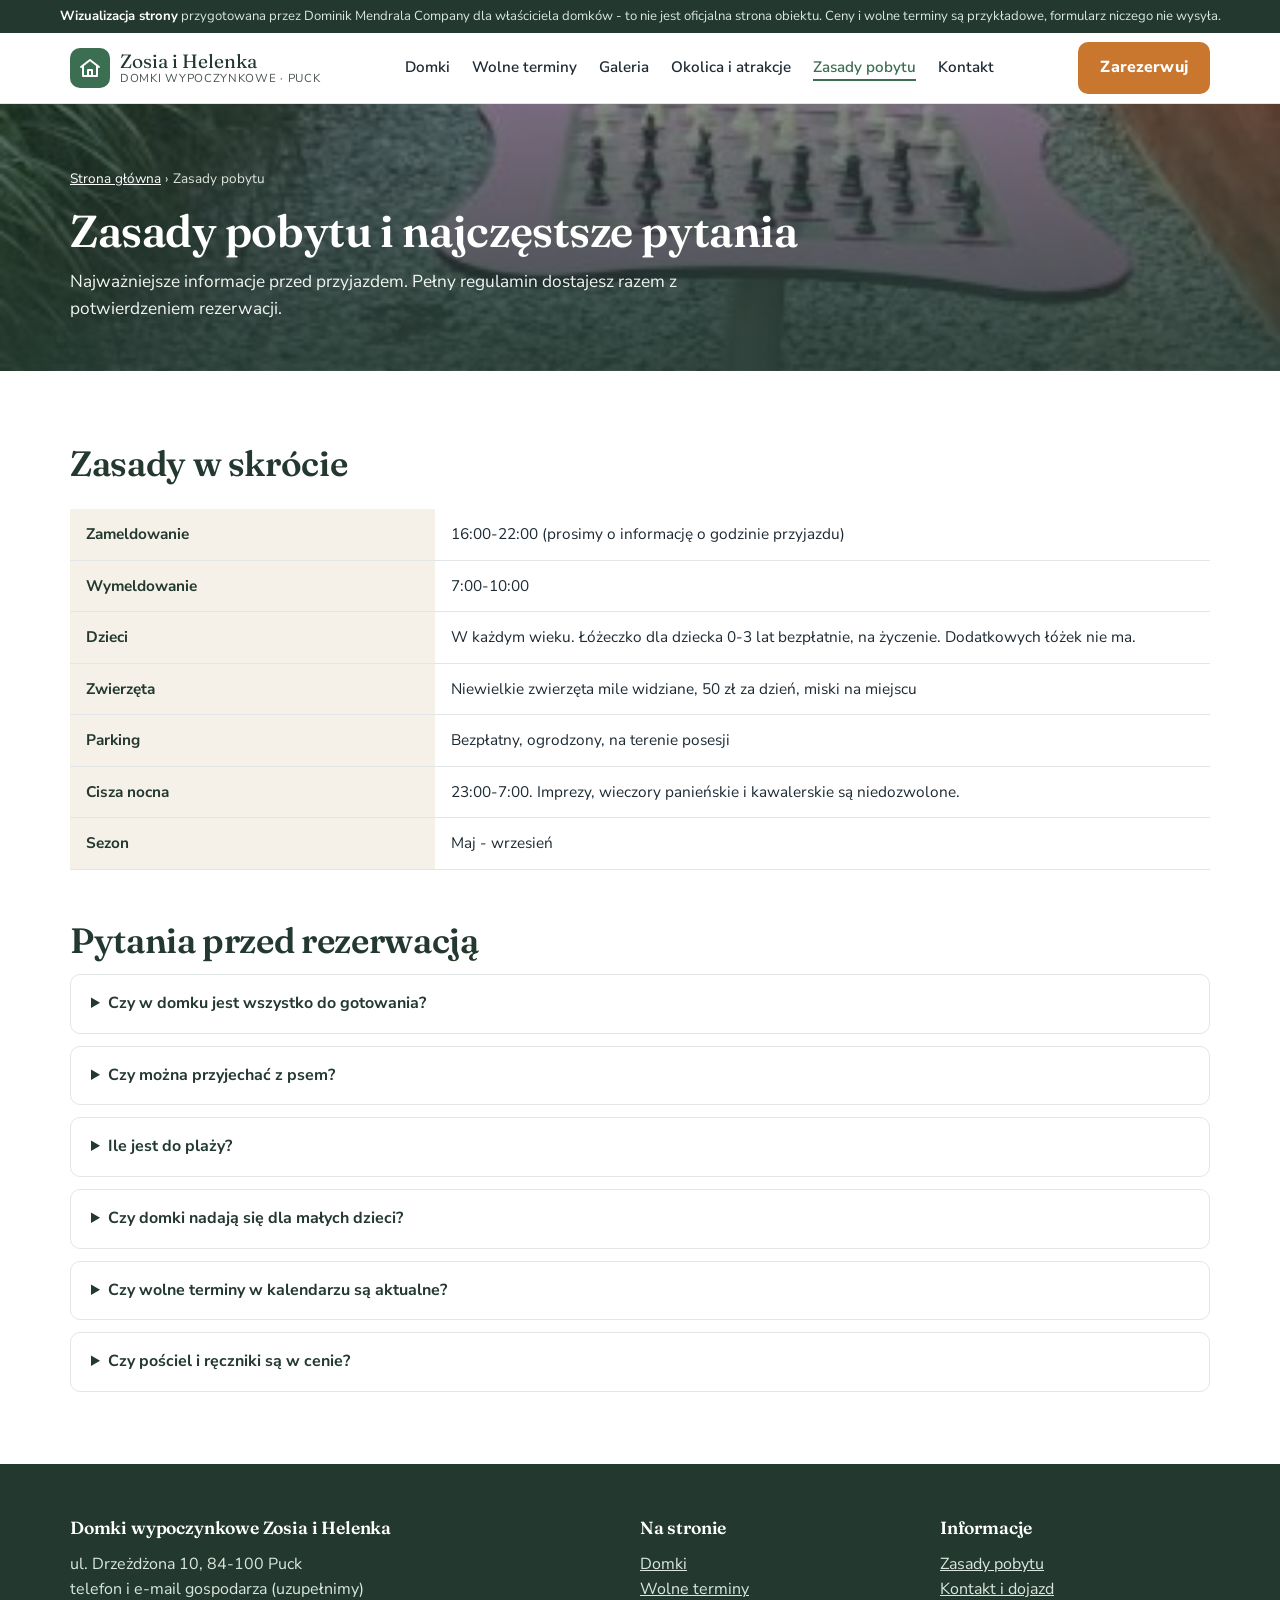
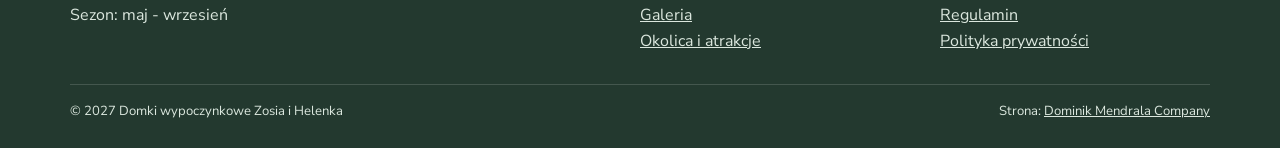
<file: zasady-pobytu/index.html>
<!DOCTYPE html>
<html lang="pl">
<head>
<meta charset="UTF-8">
<meta name="viewport" content="width=device-width, initial-scale=1">
<title>Zasady pobytu w domkach w Pucku - zameldowanie, zwierzęta, dzieci</title>
<meta name="description" content="Zameldowanie 16:00-22:00, wymeldowanie do 10:00, zwierzęta 50 zł za dzień, łóżeczko dla dziecka gratis, cisza nocna 23-7. Najczęstsze pytania gości.">
<meta name="robots" content="noindex">
<link rel="preconnect" href="https://fonts.googleapis.com">
<link rel="preconnect" href="https://fonts.gstatic.com" crossorigin>
<link rel="stylesheet" href="https://fonts.googleapis.com/css2?family=Fraunces:opsz,wght@9..144,500;9..144,600;9..144,700&family=Nunito+Sans:wght@400;600;700;800&display=swap">
<link rel="stylesheet" href="../assets/style.css?v=20261124c">
</head>
<body data-base="../" data-page="zasady-pobytu">
<div class="demo-bar"><span class="db-long"><b>Wizualizacja strony</b> przygotowana przez Dominik Mendrala Company dla właściciela domków - to nie jest oficjalna strona obiektu. Ceny i wolne terminy są przykładowe, formularz niczego nie wysyła.</span><span class="db-short"><b>Próbka strony</b> - nie jest to oficjalna strona obiektu, ceny i terminy przykładowe</span></div>
<header>
  <div class="wrap nav">
    <a class="logo" href="../" aria-label="Domki Zosia i Helenka - strona główna">
      <span class="logo-mark" aria-hidden="true"><svg width="24" height="24" viewBox="0 0 24 24" fill="none" stroke="currentColor" stroke-width="2" stroke-linecap="round" stroke-linejoin="round"><path d="M3 11 12 4l9 7"/><path d="M5 10v10h14V10"/><path d="M10 20v-6h4v6"/></svg></span>
      <span class="logo-txt">Zosia i Helenka<small>Domki wypoczynkowe · Puck</small></span>
    </a>
    <ul class="menu"><li><a href="../domki/">Domki</a></li><li><a href="../rezerwacja/">Wolne terminy</a></li><li><a href="../galeria/">Galeria</a></li><li><a href="../okolica/">Okolica i atrakcje</a></li><li><a href="../zasady-pobytu/" class="on" aria-current="page">Zasady pobytu</a></li><li><a href="../kontakt/">Kontakt</a></li></ul>
    <div class="nav-right"><a class="btn btn-wood" href="../rezerwacja/">Zarezerwuj</a></div>
    <button class="burger" type="button" aria-label="Menu" aria-expanded="false" onclick="const h=this.closest('header');h.classList.toggle('open');this.setAttribute('aria-expanded',h.classList.contains('open'))"><span></span><span></span><span></span></button>
  </div>
</header>
<main>
<section class="page-hero" style="background-image:linear-gradient(180deg,rgba(35,57,47,.55),rgba(35,57,47,.85)),url('../img/szachy-ogrod.jpg')">
  <div class="wrap"><div class="crumbs"><a href="../">Strona główna</a> › Zasady pobytu</div><h1>Zasady pobytu i najczęstsze pytania</h1><p>Najważniejsze informacje przed przyjazdem. Pełny regulamin dostajesz razem z potwierdzeniem rezerwacji.</p></div>
</section>
<section><div class="wrap">
  <h2>Zasady w skrócie</h2>
  <table>
    <tr><th>Zameldowanie</th><td>16:00-22:00 (prosimy o informację o godzinie przyjazdu)</td></tr>
    <tr><th>Wymeldowanie</th><td>7:00-10:00</td></tr>
    <tr><th>Dzieci</th><td>W każdym wieku. Łóżeczko dla dziecka 0-3 lat bezpłatnie, na życzenie. Dodatkowych łóżek nie ma.</td></tr>
    <tr><th>Zwierzęta</th><td>Niewielkie zwierzęta mile widziane, 50 zł za dzień, miski na miejscu</td></tr>
    <tr><th>Parking</th><td>Bezpłatny, ogrodzony, na terenie posesji</td></tr>
    <tr><th>Cisza nocna</th><td>23:00-7:00. Imprezy, wieczory panieńskie i kawalerskie są niedozwolone.</td></tr>
    <tr><th>Sezon</th><td>Maj - wrzesień</td></tr>
  </table>
  <h2 style="margin-top:50px">Pytania przed rezerwacją</h2>
  <details><summary>Czy w domku jest wszystko do gotowania?</summary><p>Tak. W aneksie jest płyta kuchenna, lodówka, czajnik, ekspres do kawy, toster i podstawowe naczynia. Na zewnątrz jest grill i miejsce na ognisko.</p></details>
  <details><summary>Czy można przyjechać z psem?</summary><p>Tak, z niewielkim zwierzęciem. Opłata wynosi 50 zł za dzień, miski są na miejscu.</p></details>
  <details><summary>Ile jest do plaży?</summary><p>Do Dzikiej Plaży jest ok. 1 km, do plaży miejskiej i molo ok. 1,2 km. Blisko są też port jachtowy, sklepy i restauracje.</p></details>
  <details><summary>Czy domki nadają się dla małych dzieci?</summary><p>Tak. Jest ogrodzony plac zabaw, a na życzenie bezpłatne łóżeczko dla dziecka do 3 lat. Goście chwalą też krzesełko do karmienia i rzeczy dla maluchów w domkach.</p></details>
  <details><summary>Czy wolne terminy w kalendarzu są aktualne?</summary><p>Tak. Kalendarz sam pobiera rezerwacje z Booking.com i blokuje zajęte dni, więc widzisz tylko terminy, które naprawdę są wolne.</p></details>
  <details><summary>Czy pościel i ręczniki są w cenie?</summary><p>[do potwierdzenia z gospodarzem]</p></details>
</div></section>
</main>
<footer>
  <div class="wrap">
    <div class="foot">
      <div>
        <h4>Domki wypoczynkowe Zosia i Helenka</h4>
        <p>ul. Drzeżdżona 10, 84-100 Puck<br>telefon i e-mail gospodarza (uzupełnimy)<br>Sezon: maj - wrzesień</p>
      </div>
      <div>
        <h4>Na stronie</h4>
        <p><a href="../domki/">Domki</a><br><a href="../rezerwacja/">Wolne terminy</a><br><a href="../galeria/">Galeria</a><br><a href="../okolica/">Okolica i atrakcje</a></p>
      </div>
      <div>
        <h4>Informacje</h4>
        <p><a href="../zasady-pobytu/">Zasady pobytu</a><br><a href="../kontakt/">Kontakt i dojazd</a><br><a href="#">Regulamin</a><br><a href="#">Polityka prywatności</a></p>
      </div>
    </div>
    <div class="copy"><span>© 2027 Domki wypoczynkowe Zosia i Helenka</span><span>Strona: <a href="https://dmcompany.com.pl">Dominik Mendrala Company</a></span></div>
  </div>
</footer>
<a class="btn btn-wood mobile-cta" href="../rezerwacja/">Sprawdź wolne terminy</a>

<script src="../assets/app.js?v=20261124c"></script>
</body>
</html>
</file>
<file: assets/style.css>
:root{
  --navy:#23392f; --sea:#3c6e52; --sea-l:#e8f0ea; --sand:#f6f1e8; --wood:#c9762f; --wood-d:#a85f22;
  --ink:#1d2a33; --muted:#4b5751; --line:#e2e6e9; --ok:#1f8a4c; --busy:#c9ced3; --white:#fff;
  --head:"Fraunces",Georgia,serif; --body:"Nunito Sans",system-ui,-apple-system,"Segoe UI",Arial,sans-serif;
  --r:14px; --shadow:0 10px 30px rgba(35,57,47,.12);
}
*{box-sizing:border-box;margin:0;padding:0}
html{scroll-behavior:smooth}
body{font-family:var(--body);color:var(--ink);background:var(--white);line-height:1.6;font-size:16px}
img{max-width:100%;display:block}
a{color:inherit}
h1,h2,h3{font-family:var(--head);line-height:1.2;color:var(--navy)}
h2{font-size:clamp(1.6rem,3vw,2.2rem);margin-bottom:.6rem}
h3{font-size:1.25rem}
.wrap{max-width:1180px;margin:0 auto;padding:0 20px}
section{padding:72px 0}
.lead{color:var(--muted);max-width:720px;font-size:1.05rem}
.btn{display:inline-flex;align-items:center;justify-content:center;gap:8px;border:0;border-radius:10px;padding:13px 22px;font-weight:700;font-size:1rem;cursor:pointer;text-decoration:none;transition:.2s}
.btn-wood{background:var(--wood);color:#fff}.btn-wood:hover{background:var(--wood-d)}
.btn-line{background:transparent;border:2px solid var(--navy);color:var(--navy)}.btn-line:hover{background:var(--navy);color:#fff}
.btn:disabled{opacity:.45;cursor:not-allowed}

/* pasek demo */
.demo-bar{background:var(--navy);color:#dbe7de;font-size:.82rem;text-align:center;padding:6px 12px}
.demo-bar b{color:#fff}

/* nagłówek */
header{position:sticky;top:0;z-index:50;background:rgba(255,255,255,.96);backdrop-filter:blur(6px);border-bottom:1px solid var(--line)}
.nav{display:flex;align-items:center;justify-content:space-between;height:70px;gap:16px}
.logo{display:flex;align-items:center;gap:10px;text-decoration:none}
.logo-mark{width:40px;height:40px;border-radius:10px;background:var(--sea);display:grid;place-items:center;color:#fff}
.logo-txt{font-family:var(--head);font-size:1.2rem;color:var(--navy);line-height:1.1}
.logo-txt small{display:block;font-family:var(--body);font-size:.72rem;color:var(--muted);letter-spacing:.06em;text-transform:uppercase}
.menu{display:flex;gap:22px;list-style:none}
.menu a{text-decoration:none;font-weight:600;color:var(--ink);font-size:.95rem;white-space:nowrap}
.menu a:hover{color:var(--sea)}
.nav-right{display:flex;align-items:center;gap:14px}
.phone{font-weight:700;color:var(--navy);text-decoration:none;font-size:.95rem;white-space:nowrap}
.logo-txt{white-space:nowrap}
@media(max-width:1200px){.phone{display:none}}
@media(max-width:1000px){.menu{display:none}}
@media(max-width:560px){.nav-right{display:none}.hero{min-height:0;padding-top:40px}}

/* hero */
.hero{position:relative;min-height:620px;display:flex;align-items:flex-end;padding:0 0 60px;color:#fff;
  background:linear-gradient(180deg,rgba(35,57,47,.15) 0%,rgba(35,57,47,.25) 45%,rgba(35,57,47,.85) 100%),url("img/domki-letniskowe-puck.jpg") center/cover}
.hero h1{color:#fff;font-size:clamp(2rem,4.6vw,3.3rem);max-width:780px;margin-bottom:14px}
.hero p{max-width:640px;font-size:1.12rem;color:#f0f5f1}
.badges{display:flex;flex-wrap:wrap;gap:10px;margin:18px 0 28px}
.badge{background:rgba(255,255,255,.16);border:1px solid rgba(255,255,255,.3);border-radius:999px;padding:6px 14px;font-size:.9rem;font-weight:600}
.badge.score{background:#fff;color:var(--navy)}
.badge.score b{background:var(--navy);color:#fff;border-radius:6px;padding:1px 7px;margin-right:6px}

/* pasek rezerwacji */
.search{background:#fff;color:var(--ink);border-radius:var(--r);box-shadow:var(--shadow);display:grid;grid-template-columns:1fr 1fr 1fr auto;gap:0;overflow:hidden;max-width:960px;border:3px solid var(--wood)}
.search label{display:flex;flex-direction:column;padding:12px 18px;border-right:1px solid var(--line);font-size:.78rem;font-weight:700;color:var(--muted);text-transform:uppercase;letter-spacing:.04em}
.search input,.search select{border:0;font-size:1rem;font-weight:600;color:var(--ink);padding:4px 0 0;background:transparent;font-family:inherit;outline:none}
.search .btn{border-radius:0;padding:0 30px}
@media(max-width:760px){.search{grid-template-columns:1fr 1fr}.search label:nth-child(2){border-right:0}.search label{border-bottom:1px solid var(--line)}.search .btn{grid-column:1/-1;padding:15px}}

/* liczby */
.facts{background:var(--sand);padding:34px 0}
.facts .wrap{display:grid;grid-template-columns:repeat(5,1fr);gap:18px}
.fact{text-align:center}
.fact strong{display:block;font-family:var(--head);font-size:1.7rem;color:var(--sea)}
.fact span{font-size:.9rem;color:var(--muted)}
@media(max-width:760px){.facts .wrap{grid-template-columns:repeat(2,1fr)}}

/* domki */
.cards{display:grid;grid-template-columns:repeat(3,1fr);gap:24px;margin-top:34px}
@media(max-width:960px){.cards{grid-template-columns:1fr}}
.card{border:1px solid var(--line);border-radius:var(--r);overflow:hidden;background:#fff;display:flex;flex-direction:column;transition:.2s}
.card:hover{box-shadow:var(--shadow);transform:translateY(-3px)}
.card img{aspect-ratio:4/3;object-fit:cover;width:100%}
.card-body{padding:20px;display:flex;flex-direction:column;gap:10px;flex:1}
.card ul{list-style:none;display:flex;flex-direction:column;gap:5px;font-size:.94rem;color:var(--muted)}
.card ul li::before{content:"✓ ";color:var(--ok);font-weight:700}
.card-foot{display:flex;align-items:flex-end;justify-content:space-between;margin-top:auto;padding-top:12px;border-top:1px solid var(--line)}
.price{font-size:.85rem;color:var(--muted)}
.price b{font-size:1.5rem;color:var(--navy);font-family:var(--head)}
.avail{font-size:.85rem;font-weight:700;border-radius:6px;padding:3px 8px;display:none}
.avail.free{display:inline-block;background:#e4f4ea;color:var(--ok)}
.avail.taken{display:inline-block;background:#f6e3e3;color:#a33}
.guests-tag{display:inline-block;background:var(--sea-l);color:var(--sea);font-weight:700;font-size:.82rem;border-radius:6px;padding:3px 9px;width:max-content}

/* kalendarz */
#kalendarz{background:var(--sand)}
.cal-box{background:#fff;border-radius:var(--r);box-shadow:var(--shadow);padding:26px;margin-top:28px;display:grid;grid-template-columns:1fr 320px;gap:30px}
@media(max-width:960px){.cal-box{grid-template-columns:1fr;padding:18px}}
.tabs{display:flex;flex-wrap:wrap;gap:8px;margin-bottom:18px}
.tab{border:2px solid var(--line);background:#fff;border-radius:999px;padding:8px 16px;font-weight:700;cursor:pointer;font-size:.9rem;color:var(--ink)}
.tab.on{border-color:var(--sea);background:var(--sea);color:#fff}
.cal-head{display:flex;align-items:center;justify-content:space-between;margin-bottom:10px}
.cal-head button{width:40px;height:40px;border-radius:50%;border:1px solid var(--line);background:#fff;font-size:1.2rem;cursor:pointer}
.cal-head button:disabled{opacity:.3;cursor:default}
.months{display:grid;grid-template-columns:1fr 1fr;gap:28px}
@media(max-width:640px){.months{grid-template-columns:1fr}.months .month:nth-child(2){display:none}}
.month h4{text-align:center;font-family:var(--head);color:var(--navy);font-size:1.1rem;margin-bottom:8px;text-transform:capitalize}
.grid{display:grid;grid-template-columns:repeat(7,1fr);gap:3px}
.dow{text-align:center;font-size:.75rem;font-weight:700;color:var(--muted);padding:4px 0}
.day{aspect-ratio:1;display:flex;flex-direction:column;align-items:center;justify-content:center;border-radius:8px;font-size:.92rem;font-weight:600;cursor:pointer;border:0;background:#f1f8f4;color:var(--ink);position:relative;font-family:inherit}
.day small{font-size:.6rem;font-weight:600;color:var(--ok);line-height:1}
.day:hover:not(:disabled){outline:2px solid var(--sea)}
.day.empty{background:transparent;cursor:default}
.day.busy{background:repeating-linear-gradient(45deg,#eceff1,#eceff1 4px,#e2e6e9 4px,#e2e6e9 8px);color:#9aa4ab;text-decoration:line-through;cursor:not-allowed}
.day.off{background:#f6f7f8;color:#c2c8cc;cursor:not-allowed}
.day.in-range{background:var(--sea-l);color:var(--sea);border-radius:0}
.day.start,.day.end{background:var(--sea);color:#fff}
.day.start small,.day.end small,.day.in-range small{color:inherit}
.legend{display:flex;flex-wrap:wrap;gap:16px;margin-top:14px;font-size:.82rem;color:var(--muted)}
.legend i{display:inline-block;width:14px;height:14px;border-radius:4px;vertical-align:-2px;margin-right:6px}
.summary{border:1px solid var(--line);border-radius:var(--r);padding:20px;align-self:start;position:sticky;top:90px}
.summary h3{margin-bottom:12px}
.sum-row{display:flex;justify-content:space-between;padding:7px 0;border-bottom:1px dashed var(--line);font-size:.95rem}
.sum-row span:first-child{color:var(--muted)}
.sum-total{display:flex;justify-content:space-between;align-items:baseline;margin:14px 0 16px}
.sum-total b{font-family:var(--head);font-size:1.7rem;color:var(--navy)}
.summary .btn{width:100%}
.hint{font-size:.82rem;color:var(--muted);margin-top:10px}
.no-fee{background:#e4f4ea;color:var(--ok);font-weight:700;font-size:.85rem;border-radius:8px;padding:8px 10px;margin-bottom:12px}

/* galeria */
.gallery{display:grid;grid-template-columns:repeat(4,1fr);grid-auto-rows:190px;gap:10px;margin-top:28px}
.gallery button{border:0;padding:0;cursor:zoom-in;border-radius:10px;overflow:hidden;background:#ddd}
.gallery img{width:100%;height:100%;object-fit:cover;transition:.3s}
.gallery button:hover img{transform:scale(1.05)}
.gallery .big{grid-column:span 2;grid-row:span 2}
@media(max-width:760px){.gallery{grid-template-columns:repeat(2,1fr);grid-auto-rows:140px}}
.lightbox{position:fixed;inset:0;background:rgba(8,20,28,.92);display:none;align-items:center;justify-content:center;z-index:100;padding:20px}
.lightbox.on{display:flex}
.lightbox img{max-height:86vh;border-radius:10px}
.lb-btn{position:absolute;top:50%;transform:translateY(-50%);background:rgba(255,255,255,.15);color:#fff;border:0;width:52px;height:52px;border-radius:50%;font-size:1.6rem;cursor:pointer}
.lb-prev{left:18px}.lb-next{right:18px}
.lb-close{position:absolute;top:16px;right:20px;background:none;border:0;color:#fff;font-size:2rem;cursor:pointer}

/* opinie */
.reviews{display:grid;grid-template-columns:300px 1fr;gap:40px;margin-top:28px;align-items:start}
@media(max-width:860px){.reviews{grid-template-columns:1fr}}
.score-box{background:var(--navy);color:#fff;border-radius:var(--r);padding:26px;text-align:center}
.score-box .big{font-family:var(--head);font-size:3.4rem;line-height:1}
.score-box p{color:#dbe7de;font-size:.92rem;margin-top:6px}
.bars{display:flex;flex-direction:column;gap:12px}
.bar-row{display:grid;grid-template-columns:200px 1fr 40px;gap:12px;align-items:center;font-size:.94rem}
.bar{height:9px;background:var(--line);border-radius:9px;overflow:hidden}
.bar i{display:block;height:100%;background:var(--sea);border-radius:9px}
@media(max-width:520px){.bar-row{grid-template-columns:130px 1fr 34px}}
.themes{display:flex;flex-wrap:wrap;gap:8px;margin-top:22px}
.themes span{background:var(--sea-l);color:var(--sea);border-radius:999px;padding:6px 14px;font-weight:600;font-size:.9rem}

/* okolica */
.two{display:grid;grid-template-columns:1fr 1fr;gap:40px;margin-top:28px;align-items:start}
@media(max-width:860px){.two{grid-template-columns:1fr}}
.dist{list-style:none;border:1px solid var(--line);border-radius:var(--r);overflow:hidden}
.dist li{display:flex;justify-content:space-between;gap:12px;padding:13px 18px;border-bottom:1px solid var(--line)}
.dist li:last-child{border-bottom:0}
.dist li b{color:var(--sea);white-space:nowrap}
.map{border-radius:var(--r);overflow:hidden;border:1px solid var(--line);min-height:340px;background:var(--sea-l)}
.map iframe{width:100%;height:100%;min-height:340px;border:0}

/* zasady */
table{width:100%;border-collapse:collapse;margin-top:24px;font-size:.96rem}
th,td{text-align:left;padding:13px 16px;border-bottom:1px solid var(--line);vertical-align:top}
th{width:32%;color:var(--navy);background:var(--sand)}

/* faq */
details{border:1px solid var(--line);border-radius:10px;padding:16px 20px;margin-top:12px;background:#fff}
summary{font-weight:700;cursor:pointer;color:var(--navy)}
details p{margin-top:10px;color:var(--muted)}

/* stopka */
footer{background:var(--navy);color:#dbe7de;padding:50px 0 26px}
.foot{display:grid;grid-template-columns:2fr 1fr 1fr;gap:30px}
@media(max-width:760px){.foot{grid-template-columns:1fr}}
footer h4{color:#fff;font-family:var(--head);margin-bottom:10px;font-size:1.1rem}
footer a{color:#dbe7de}
.copy{border-top:1px solid rgba(255,255,255,.15);margin-top:30px;padding-top:16px;font-size:.82rem;display:flex;justify-content:space-between;flex-wrap:wrap;gap:10px}

/* okno rezerwacji */
.modal{position:fixed;inset:0;background:rgba(8,20,28,.6);display:none;align-items:center;justify-content:center;z-index:120;padding:16px}
.modal.on{display:flex}
.modal-box{background:#fff;border-radius:var(--r);max-width:520px;width:100%;max-height:92vh;overflow:auto;padding:26px;position:relative}
.modal-box h3{margin-bottom:6px}
.modal-box .x{position:absolute;top:12px;right:16px;border:0;background:none;font-size:1.7rem;cursor:pointer;color:var(--muted)}
.f{display:flex;flex-direction:column;gap:5px;margin-top:12px;font-size:.9rem;font-weight:600}
.f input,.f textarea{border:1px solid #cdd4d9;border-radius:8px;padding:11px;font:inherit;font-weight:400}
.chk{display:flex;gap:8px;align-items:flex-start;font-size:.8rem;color:var(--muted);margin-top:12px;font-weight:400}
.mini{background:var(--sand);border-radius:10px;padding:12px 14px;font-size:.9rem;margin-top:10px}
.ok-msg{display:none;text-align:center;padding:20px 0}
.ok-msg .ico{width:64px;height:64px;border-radius:50%;background:#e4f4ea;color:var(--ok);display:grid;place-items:center;font-size:2rem;margin:0 auto 12px}

/* przycisk na telefonie */
.mobile-cta{display:none}
@media(max-width:760px){.mobile-cta{display:flex;position:fixed;left:12px;right:12px;bottom:12px;z-index:60;box-shadow:var(--shadow)}footer{padding-bottom:90px}}

/* ===== podstrony ===== */
.menu a.on{color:var(--sea);box-shadow:inset 0 -2px 0 var(--sea);padding-bottom:4px}
.muted{color:var(--muted)}
.page-hero{padding:64px 0 48px;color:#fff;background-size:cover;background-position:center}
.page-hero h1{color:#fff;font-size:clamp(1.8rem,4vw,2.8rem);max-width:860px;margin-bottom:10px}
.page-hero p{max-width:700px;color:#f0f5f1;font-size:1.08rem}
.crumbs{font-size:.85rem;color:#dbe7de;margin-bottom:14px}
.crumbs a{color:#fff}
.attr-grid{display:grid;grid-template-columns:repeat(3,1fr);gap:24px;margin-top:24px}
@media(max-width:960px){.attr-grid{grid-template-columns:repeat(2,1fr)}}
@media(max-width:640px){.attr-grid{grid-template-columns:1fr}}
.attr{border:1px solid var(--line);border-radius:var(--r);overflow:hidden;background:#fff;display:flex;flex-direction:column}
.attr figure{position:relative;margin:0}
.attr img{aspect-ratio:3/2;object-fit:cover;width:100%}
.attr figcaption{font-size:.66rem;color:#fff;background:rgba(0,0,0,.5);position:absolute;right:0;bottom:0;padding:2px 8px;border-top-left-radius:6px;max-width:100%}
.attr figcaption a{color:#fff}
.attr-body{padding:18px;display:flex;flex-direction:column;gap:8px}
.attr-body p{color:var(--muted);font-size:.95rem}
.km{display:inline-block;background:var(--sea-l);color:var(--sea);font-weight:700;font-size:.82rem;border-radius:6px;padding:3px 9px;width:max-content}
.group{margin-top:56px}
.group:first-of-type{margin-top:28px}
.cta-band{background:var(--navy);color:#fff;border-radius:var(--r);padding:32px;display:flex;justify-content:space-between;align-items:center;gap:20px;flex-wrap:wrap;margin-top:44px}
.cta-band h3{color:#fff;font-size:1.5rem}
.cta-band p{color:#dbe7de}
.steps{display:flex;gap:10px;flex-wrap:wrap;margin-bottom:22px}
.steps span{background:#fff;border:1px solid var(--line);border-radius:999px;padding:7px 15px;font-weight:700;font-size:.88rem;color:var(--muted)}
.steps span b{display:inline-grid;place-items:center;width:22px;height:22px;border-radius:50%;background:var(--sea);color:#fff;margin-right:6px;font-size:.78rem}
.search.inline{border-width:2px}
.results-head{margin-top:34px;font-family:var(--head);color:var(--navy);font-size:1.25rem}
.results{display:grid;gap:16px;margin-top:14px}
.result{display:grid;grid-template-columns:240px 1fr 230px;gap:22px;border:1px solid var(--line);border-radius:var(--r);overflow:hidden;background:#fff;align-items:stretch}
.result img{width:100%;height:100%;min-height:170px;object-fit:cover}
.result .r-body{padding:18px 0;display:flex;flex-direction:column;gap:6px}
.result .r-body ul{list-style:none;font-size:.9rem;color:var(--muted)}
.result .r-body li::before{content:"✓ ";color:var(--ok);font-weight:700}
.result .r-side{padding:18px 20px;display:flex;flex-direction:column;align-items:flex-end;justify-content:center;gap:10px;text-align:right;border-left:1px solid var(--line)}
.result .r-side .price b{font-size:1.6rem}
.result.taken img{filter:grayscale(.7);opacity:.7}
@media(max-width:860px){.result{grid-template-columns:1fr}.result .r-body{padding:0 20px}.result .r-side{border-left:0;border-top:1px solid var(--line);align-items:flex-start;text-align:left}}
.cabin-detail{display:grid;grid-template-columns:1.15fr 1fr;gap:40px;align-items:start;padding:48px 0;border-bottom:1px solid var(--line)}
.cabin-detail:last-child{border-bottom:0}
@media(max-width:860px){.cabin-detail{grid-template-columns:1fr;gap:22px}}
.pics{display:grid;grid-template-columns:2fr 1fr;grid-template-rows:1fr 1fr;gap:8px;height:380px}
.pics img{width:100%;height:100%;object-fit:cover;border-radius:10px}
.pics img:first-child{grid-row:span 2}
@media(max-width:640px){.pics{height:260px}}
.equip{columns:2;list-style:none;margin:14px 0 20px;font-size:.95rem}
.equip li{margin-bottom:5px;break-inside:avoid}
.equip li::before{content:"✓ ";color:var(--ok);font-weight:700}
@media(max-width:520px){.equip{columns:1}}
.onsite{display:grid;grid-template-columns:repeat(4,1fr);gap:16px;margin-top:24px}
.onsite div{background:var(--sand);border-radius:var(--r);padding:20px}
.onsite strong{display:block;color:var(--navy);font-family:var(--head);font-size:1.1rem;margin-bottom:4px}
@media(max-width:860px){.onsite{grid-template-columns:1fr 1fr}}
.contact-grid{display:grid;grid-template-columns:1fr 1.3fr;gap:36px;margin-top:24px;align-items:start}
@media(max-width:860px){.contact-grid{grid-template-columns:1fr}}
.contact-card{border:1px solid var(--line);border-radius:var(--r);padding:24px;display:flex;flex-direction:column;gap:14px}
.contact-card b{color:var(--navy)}
.credits{font-size:.78rem;color:var(--muted);margin-top:30px}
.credits a{color:var(--muted)}
.attr img,.card img{height:auto}
.burger{display:none;background:none;border:0;width:44px;height:44px;cursor:pointer;flex-direction:column;justify-content:center;gap:5px;padding:10px}
.burger span{display:block;height:2px;background:var(--navy);border-radius:2px}
@media(max-width:1000px){
  .burger{display:flex}
  header.open .menu{display:flex;flex-direction:column;gap:0;position:absolute;left:0;right:0;top:70px;background:#fff;border-bottom:1px solid var(--line);box-shadow:var(--shadow);padding:8px 20px 16px}
  header.open .menu a{display:block;padding:12px 0;border-bottom:1px solid var(--line)}
  header .wrap{position:relative}
}

/* ===== telefon - dopracowanie ===== */
.db-short{display:none}
@media(max-width:760px){
  body{font-size:17px;line-height:1.65}
  section{padding:46px 0}
  h2{font-size:1.55rem}
  .lead{font-size:1.04rem;color:#3f4a45}
  .demo-bar{font-size:.74rem;padding:5px 10px}
  .db-long{display:none}.db-short{display:inline}
  .nav{height:62px}
  .logo-mark{width:36px;height:36px}
  .logo-txt{font-size:1.05rem}
  header.open .menu{top:62px}
  .hero{min-height:0;padding:56px 0 28px;background-position:30% center !important}
  .hero h1{font-size:1.85rem;margin-bottom:10px}
  .hero p{font-size:1.04rem;line-height:1.6}
  .badges{gap:6px;margin:14px 0 18px}
  .badge{font-size:.8rem;padding:4px 10px}
  .badge:nth-child(n+3){display:none}
  .search{border-width:2px;border-radius:12px}
  .search label{padding:10px 14px;font-size:.7rem}
  .search input,.search select{font-size:.98rem}
  .facts{padding:22px 0}
  .facts .wrap{grid-template-columns:repeat(3,1fr);gap:14px 8px}
  .fact strong{font-size:1.35rem}
  .fact span{font-size:.86rem;line-height:1.3;display:block;color:#3f4a45}
  .fact:nth-child(n+4){display:none}
  .cards{gap:18px;margin-top:22px}
  .card-body{padding:16px}
  .page-hero{padding:38px 0 30px}
  .page-hero h1{font-size:1.65rem}
  .page-hero p{font-size:1.02rem}
  .crumbs{margin-bottom:8px}
  .attr-grid{gap:16px}
  .attr-body{padding:14px 16px}
  .result img{max-height:190px;min-height:0}
  .result .r-side .price b{font-size:1.4rem}
  .result .r-side .btn{width:100%}
  .tabs{flex-wrap:nowrap;overflow-x:auto;padding-bottom:4px;-webkit-overflow-scrolling:touch}
  .tab{white-space:nowrap;padding:7px 13px;font-size:.84rem}
  .cal-box{padding:14px;gap:18px;margin-top:18px}
  .day{border-radius:6px;font-size:.95rem}
  .day small{font-size:.6rem}
  .summary{position:static;padding:16px}
  .steps span{font-size:.85rem;padding:6px 11px}
  .reviews{gap:22px}
  .score-box{padding:18px}
  .score-box .big{font-size:2.6rem}
  .bar-row{grid-template-columns:130px 1fr 34px;font-size:.95rem}
  .cta-band{padding:22px;margin-top:30px}
  .cta-band h3{font-size:1.25rem}
  .cta-band .btn{width:100%}
  .cabin-detail{padding:30px 0}
  .pics{height:240px}
  .onsite{grid-template-columns:1fr;gap:10px}
  .onsite div{padding:16px}
  table{font-size:1rem}
  th,td{padding:10px 12px;display:block;width:100%}
  th{border-bottom:0;padding-bottom:2px;background:transparent}
  tr{display:block;border-bottom:1px solid var(--line);padding:6px 0}
  td{border-bottom:0;padding-top:0}
  details{padding:14px 16px}
  .gallery{gap:6px;grid-auto-rows:130px}
  .mobile-cta{left:10px;right:10px;bottom:10px;padding:14px}
  footer{padding-top:36px}
}
@media(max-width:760px){
  .attr-body p,.card ul,.result .r-body ul,.equip,.card p.muted{font-size:1rem !important;color:#3f4a45}
  .hint,.legend,.credits{font-size:.9rem}
  .sum-row{font-size:1rem}
  .hero{background-image:linear-gradient(180deg,rgba(35,57,47,.55) 0%,rgba(35,57,47,.7) 50%,rgba(35,57,47,.92) 100%),url('../img/domki-letniskowe-puck.jpg') !important}
  .page-hero{background-blend-mode:normal}
  .menu a{font-size:1.05rem}
  details summary{font-size:1.02rem}
  details p{font-size:1rem;color:#3f4a45}
  .guests-tag,.km{font-size:.88rem}
}
.cal-box>*,.cards>*,.attr-grid>*,.results>*,.two>*,.contact-grid>*,.reviews>*,.cabin-detail>*,.result>*{min-width:0}
.sync{margin-top:14px;background:var(--sea-l);color:var(--navy);border-radius:10px;padding:10px 14px;font-size:.92rem;font-weight:600}
button,input,select,textarea{font-family:inherit}
h1,h2,h3,h4{font-weight:600;letter-spacing:-.01em}
.hero h1,.page-hero h1{font-weight:600}
.btn{font-weight:800;letter-spacing:.01em}
@media(max-width:760px){.cabin-detail .card-foot{flex-direction:column;align-items:flex-start;gap:12px}.cabin-detail .card-foot .btn{width:100%}}
</file>
